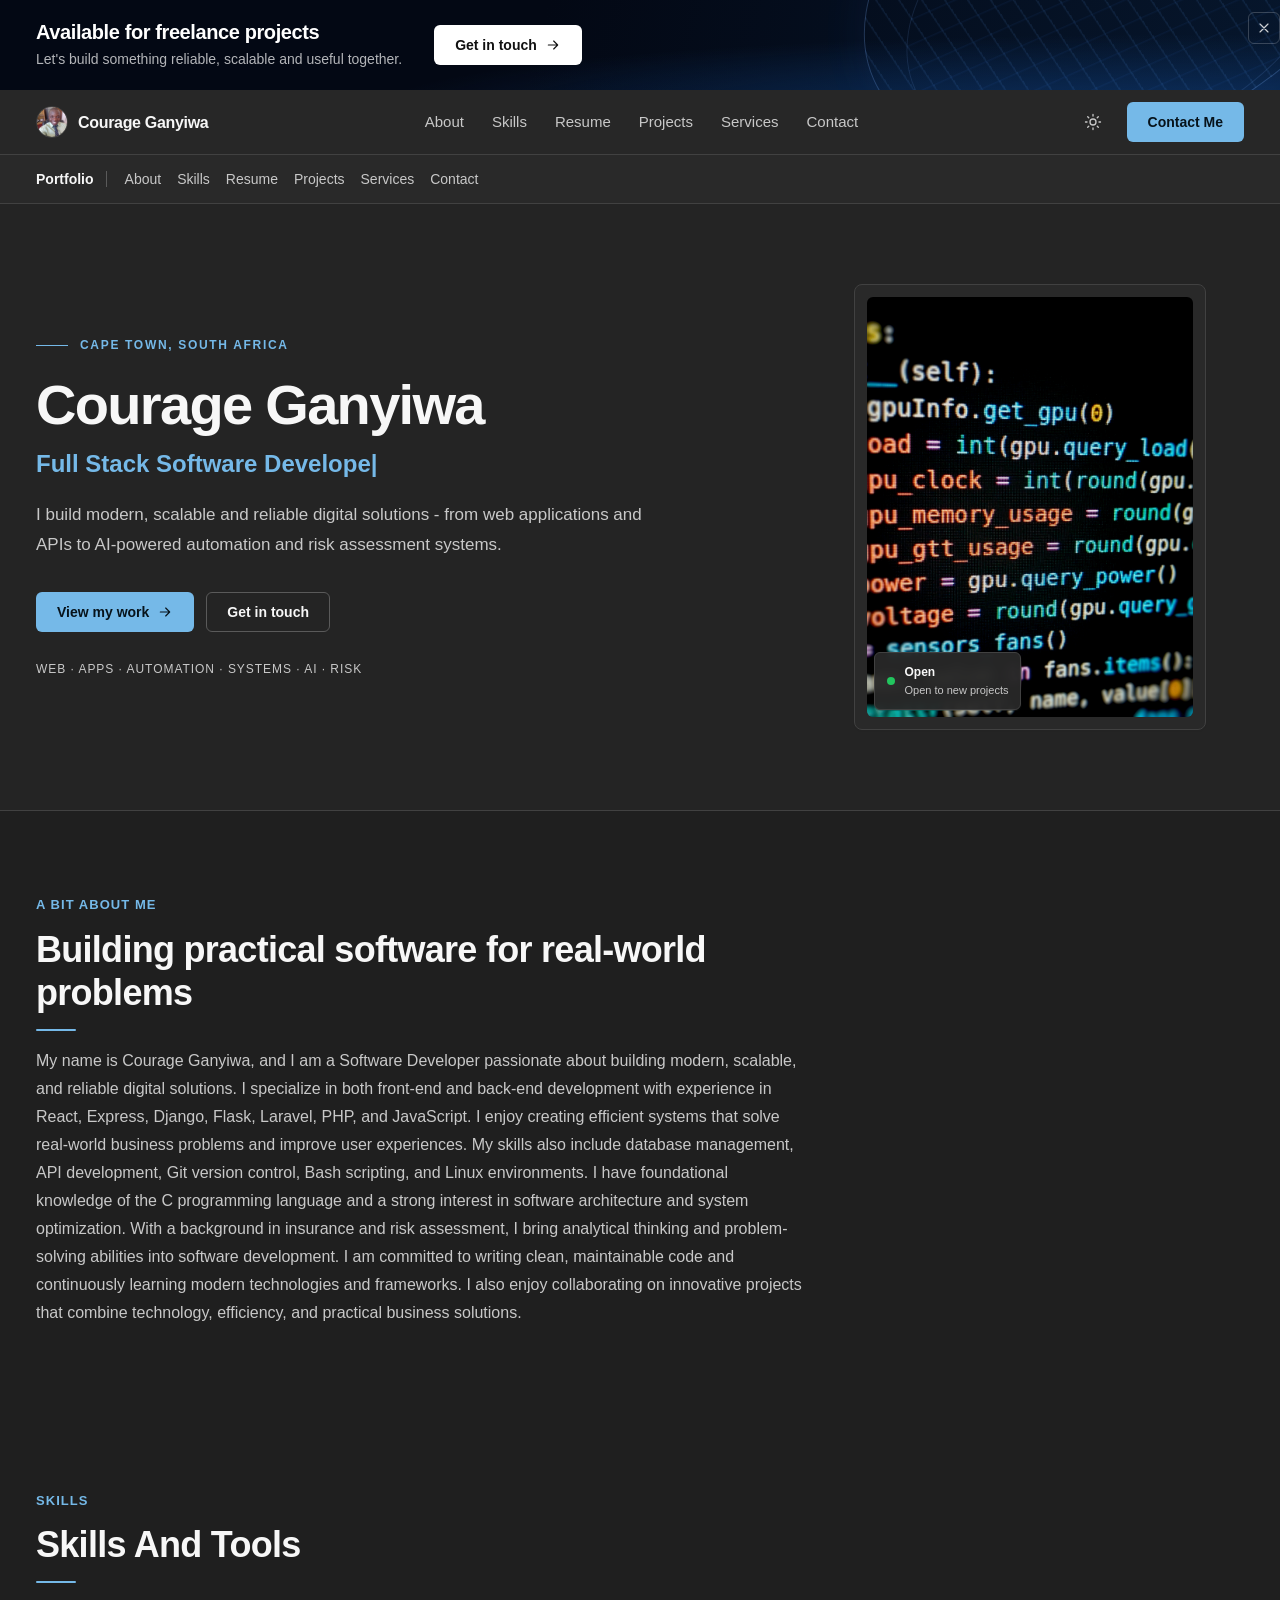
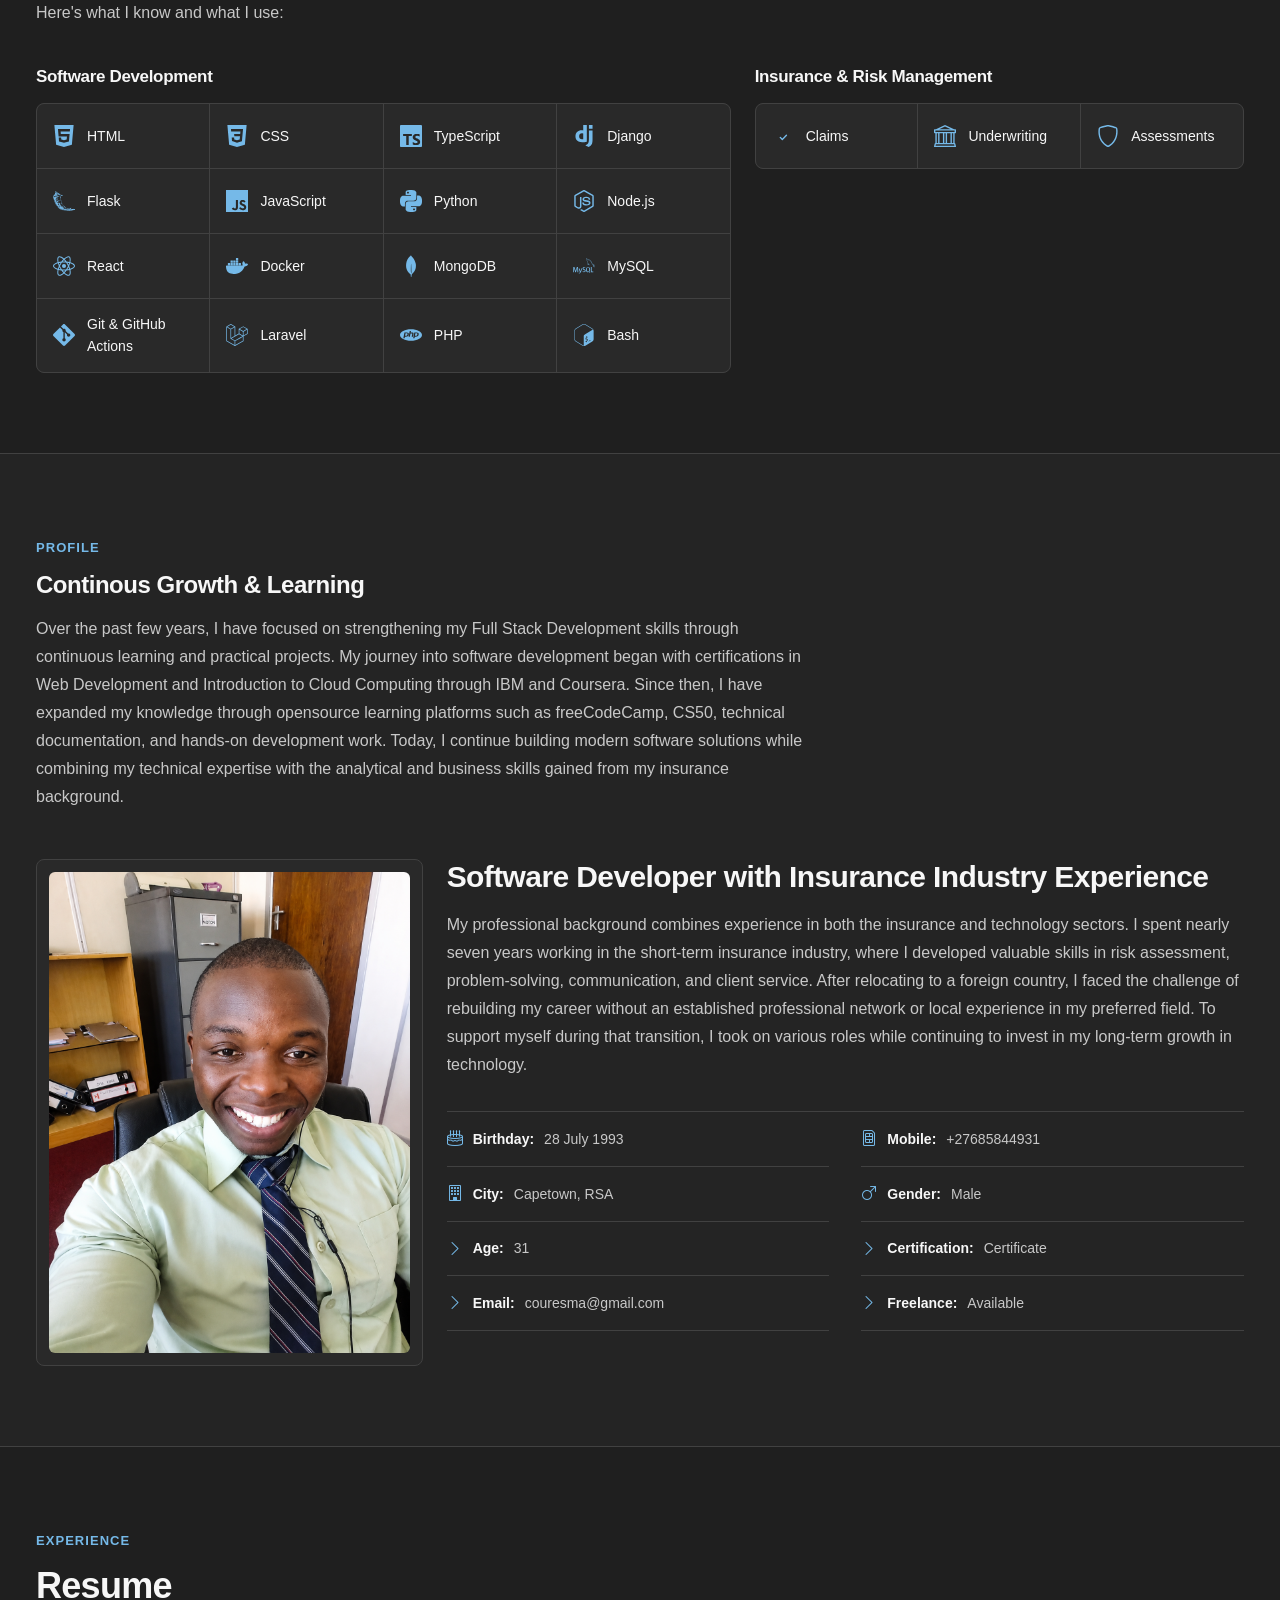
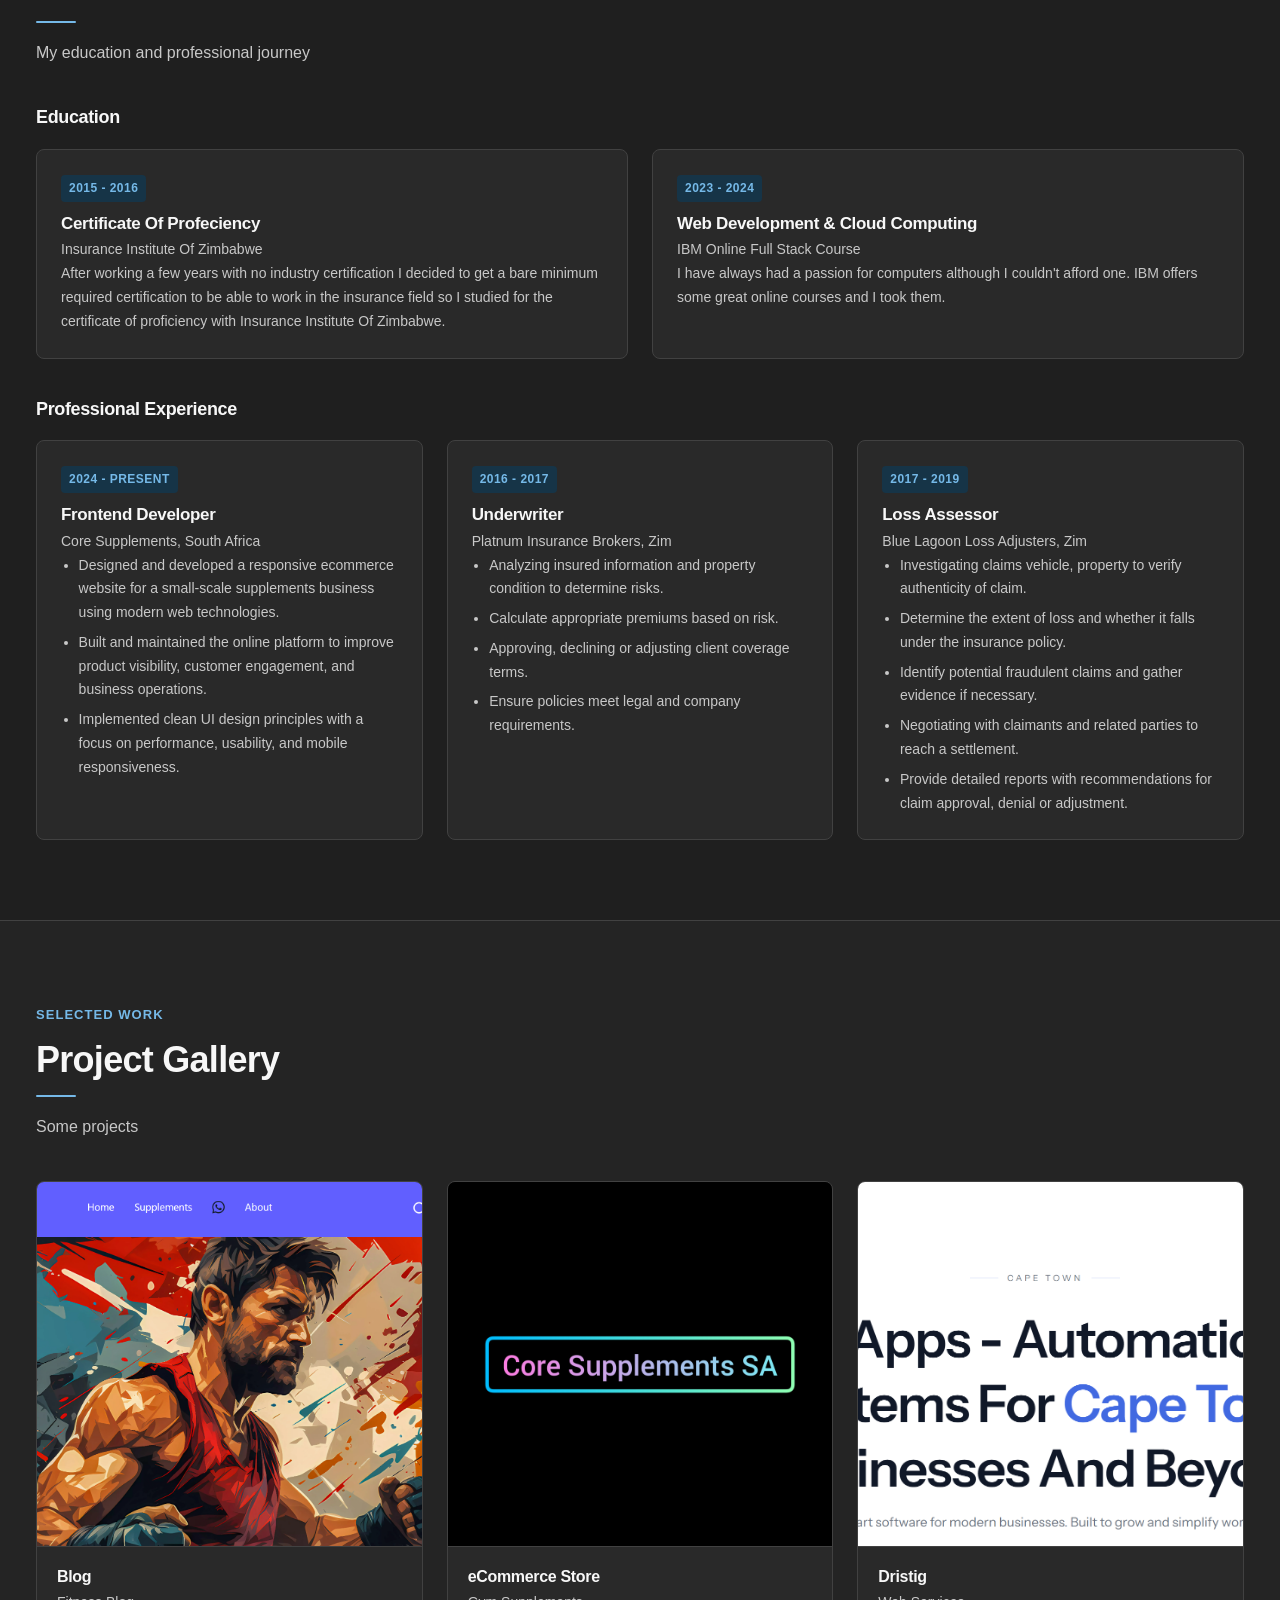
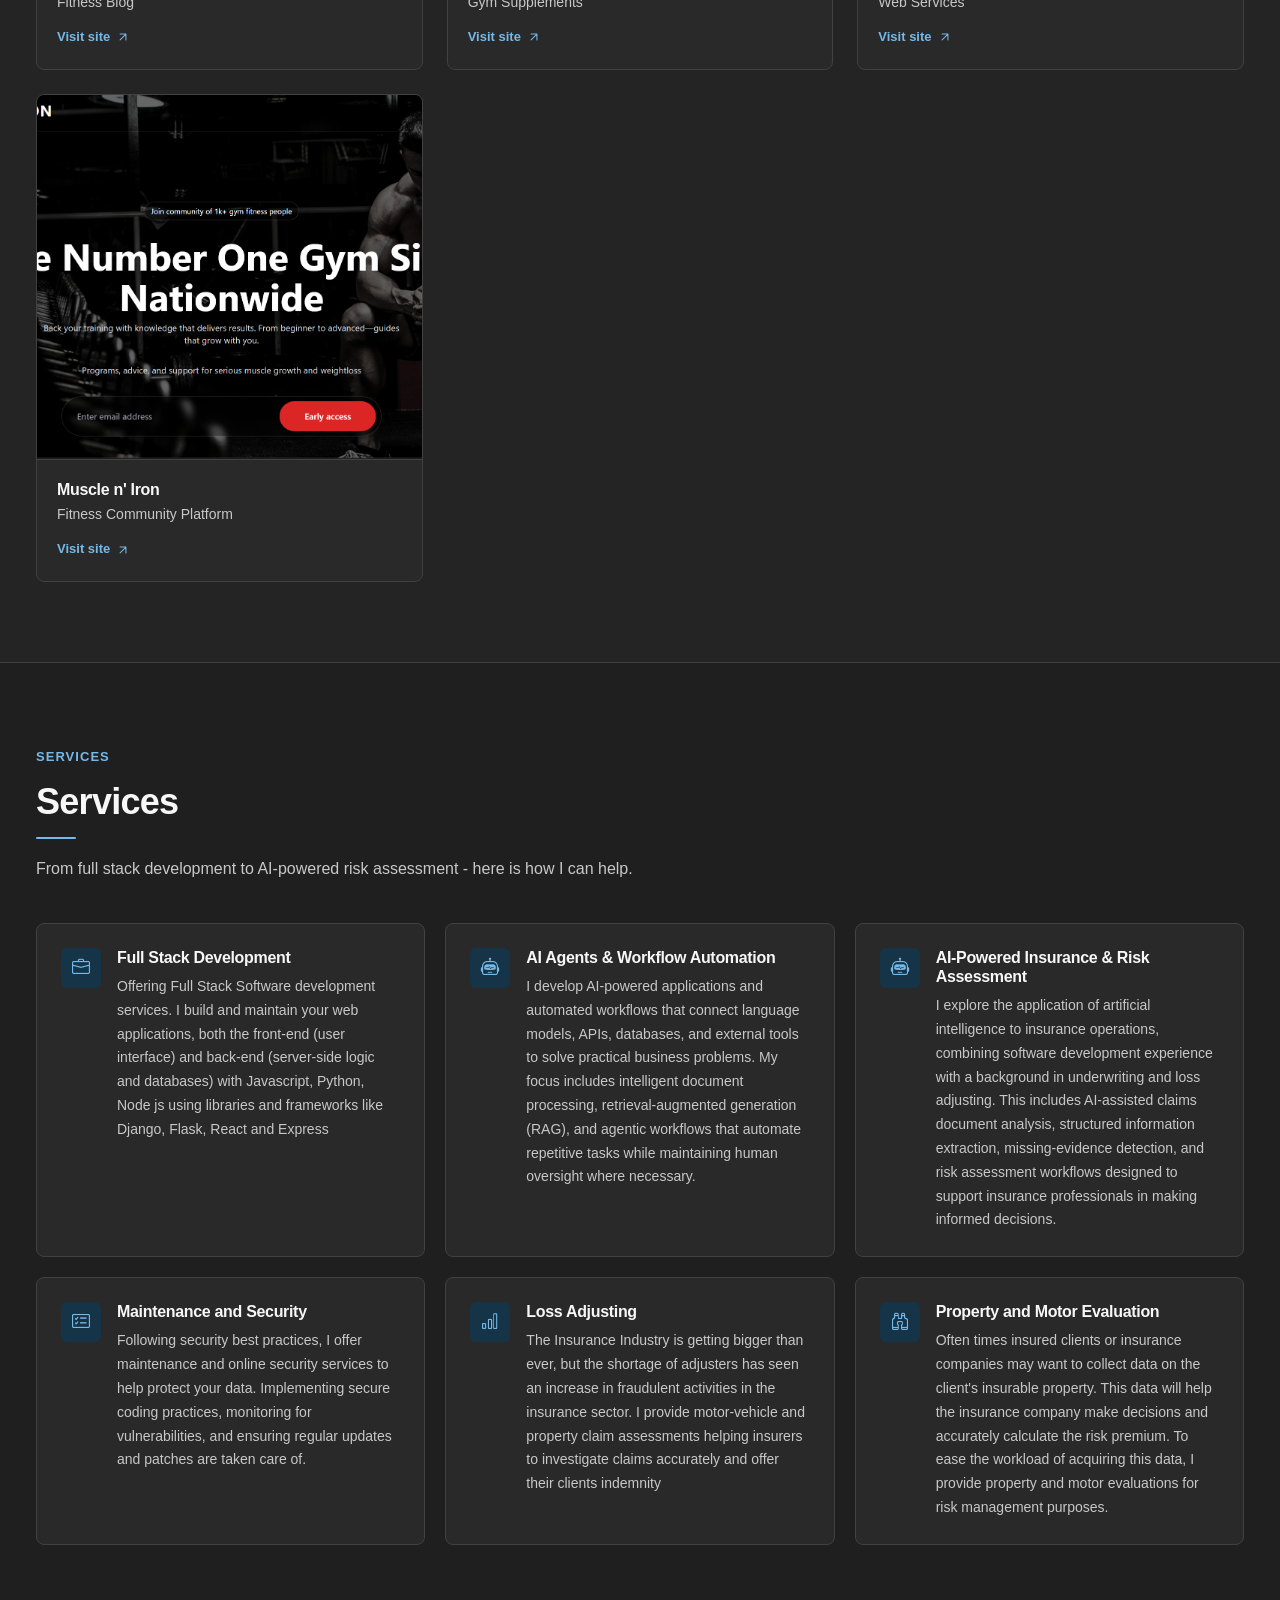
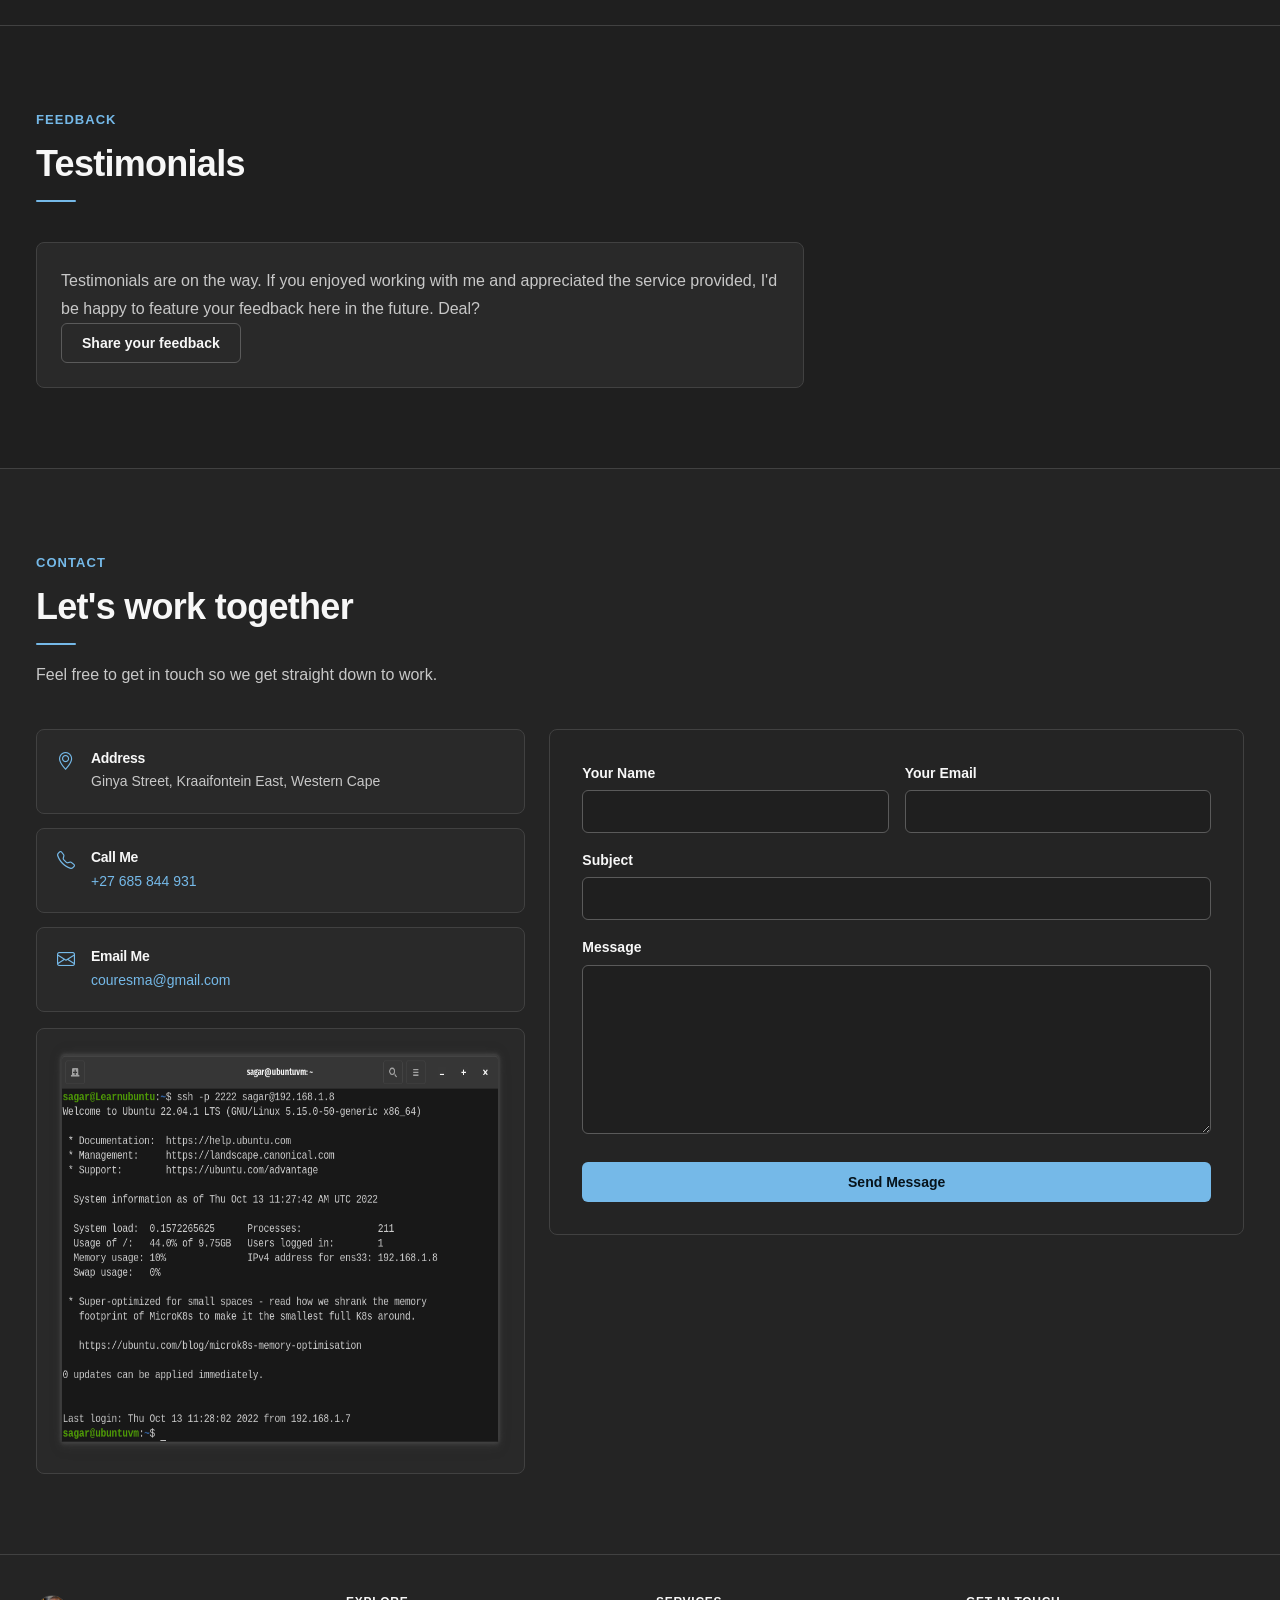
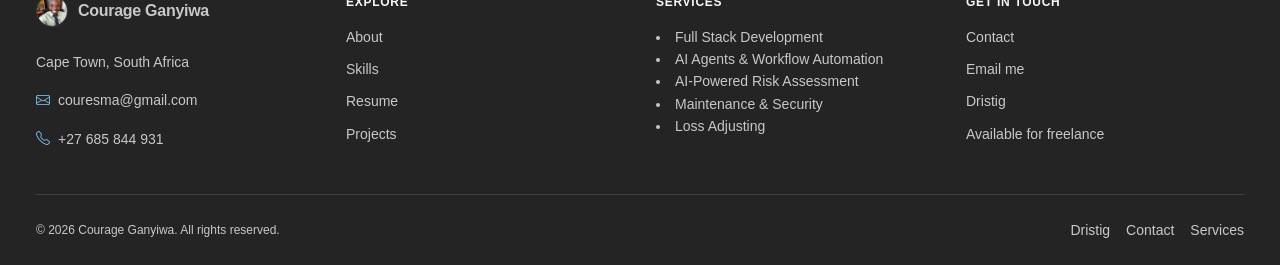
<file: index.html>
<!DOCTYPE html>
<html lang="en">
  <head>
    <meta charset="utf-8" />
    <meta content="width=device-width, initial-scale=1.0" name="viewport" />
    <title>Courage Ganyiwa | Full Stack Software Developer</title>
    <meta
      content="Portfolio of Courage Ganyiwa, a full stack software developer based in Cape Town, South Africa. Web apps, automation, AI and risk assessment systems."
      name="description"
    />
    <meta
      content="Courage Ganyiwa, full stack developer, software developer, Cape Town, web development, Laravel, React, Python, AI automation"
      name="keywords"
    />

    <link href="assets/img/dristig.png" rel="icon" />
    <link href="assets/img/dristig.png" rel="apple-touch-icon" />

    <link
      href="assets/vendor/bootstrap/css/bootstrap.min.css"
      rel="stylesheet"
    />
    <link
      href="assets/vendor/bootstrap-icons/bootstrap-icons.css"
      rel="stylesheet"
    />
    <link href="assets/vendor/aos/aos.css" rel="stylesheet" />
    <link href="assets/css/main.css" rel="stylesheet" />

    <script>
      (function () {
        try {
          var appearance = localStorage.getItem("appearance");
          if (appearance !== "light") {
            document.documentElement.classList.add("dark");
            document.documentElement.style.colorScheme = "dark";
          }

          if (sessionStorage.getItem("promo-dismissed") === "1") {
            document.documentElement.classList.add("promo-dismissed");
          }
        } catch (error) {}
      })();
    </script>
  </head>

  <body class="index-page">
    <a class="skip-link" href="#hero">Skip to content</a>

    <section class="site-promo" aria-label="Availability">
      <div class="container">
        <button
          type="button"
          class="site-promo__close"
          data-promo-dismiss
          aria-label="Dismiss announcement"
        >
          <svg
            viewBox="0 0 24 24"
            fill="none"
            stroke="currentColor"
            stroke-width="1.75"
            stroke-linecap="round"
            stroke-linejoin="round"
            aria-hidden="true"
          >
            <path d="M18 6 6 18M6 6l12 12" />
          </svg>
        </button>
        <div class="site-promo__inner">
          <div class="site-promo__content">
            <h2>Available for freelance projects</h2>
            <p>Let's build something reliable, scalable and useful together.</p>
          </div>
          <div class="site-promo__actions">
            <a href="#contact" class="btn btn-light">
              Get in touch
              <svg
                viewBox="0 0 24 24"
                fill="none"
                stroke="currentColor"
                stroke-width="1.75"
                stroke-linecap="round"
                stroke-linejoin="round"
                aria-hidden="true"
              >
                <path d="M5 12h14M13 6l6 6-6 6" />
              </svg>
            </a>
          </div>
        </div>
      </div>
    </section>

    <header class="site-header">
      <div class="container">
        <div class="site-header__inner">
          <a class="brand" href="index.html" aria-label="Courage Ganyiwa home">
            <img
              src="assets/img/profile.jpg"
              alt=""
              width="600"
              height="600"
            />
            <span>Courage Ganyiwa</span>
          </a>

          <nav class="site-nav" aria-label="Primary">
            <a href="#about">About</a>
            <a href="#skills">Skills</a>
            <a href="#resume">Resume</a>
            <a href="#portfolio">Projects</a>
            <a href="#services">Services</a>
            <a href="#contact">Contact</a>
          </nav>

          <div class="header-actions">
            <button
              type="button"
              class="icon-btn theme-toggle"
              data-theme-toggle
              aria-label="Switch to light mode"
              title="Switch to light mode"
            >
              <svg
                class="icon-moon"
                viewBox="0 0 24 24"
                fill="none"
                stroke="currentColor"
                stroke-width="1.75"
                stroke-linecap="round"
                stroke-linejoin="round"
                aria-hidden="true"
              >
                <path d="M21 12.79A9 9 0 1 1 11.21 3 7 7 0 0 0 21 12.79Z" />
              </svg>
              <svg
                class="icon-sun"
                viewBox="0 0 24 24"
                fill="none"
                stroke="currentColor"
                stroke-width="1.75"
                stroke-linecap="round"
                stroke-linejoin="round"
                aria-hidden="true"
              >
                <circle cx="12" cy="12" r="4" />
                <path
                  d="M12 2v2M12 20v2M4.93 4.93l1.41 1.41M17.66 17.66l1.41 1.41M2 12h2M20 12h2M4.93 19.07l1.41-1.41M17.66 6.34l1.41-1.41"
                />
              </svg>
            </button>
            <a href="#contact" class="btn btn-primary header-cta">Contact Me</a>
            <button
              type="button"
              class="icon-btn menu-toggle"
              data-menu-toggle
              aria-expanded="false"
              aria-controls="mobile-navigation"
              aria-label="Menu"
            >
              <svg
                class="icon-menu"
                viewBox="0 0 24 24"
                fill="none"
                stroke="currentColor"
                stroke-width="1.75"
                stroke-linecap="round"
                stroke-linejoin="round"
                aria-hidden="true"
              >
                <path d="M4 6h16M4 12h16M4 18h16" />
              </svg>
              <svg
                class="icon-close"
                viewBox="0 0 24 24"
                fill="none"
                stroke="currentColor"
                stroke-width="1.75"
                stroke-linecap="round"
                stroke-linejoin="round"
                aria-hidden="true"
              >
                <path d="M18 6 6 18M6 6l12 12" />
              </svg>
            </button>
          </div>
        </div>
      </div>

      <div class="mobile-nav" id="mobile-navigation">
        <nav class="container" aria-label="Mobile">
          <a href="#about">About</a>
          <a href="#skills">Skills</a>
          <a href="#resume">Resume</a>
          <a href="#portfolio">Projects</a>
          <a href="#services">Services</a>
          <a href="#contact">Contact</a>
          <div class="mobile-nav__actions">
            <a href="#contact" class="btn btn-primary">Hire me</a>
            <a href="service-details.html" class="btn btn-outline"
              >Service details</a
            >
          </div>
        </nav>
      </div>
    </header>

    <div class="site-subnav">
      <div class="container">
        <div class="site-subnav__inner">
          <span class="site-subnav__brand">Portfolio</span>
          <span class="site-subnav__divider" aria-hidden="true"></span>
          <nav aria-label="Section navigation">
            <a href="#about">About</a>
            <a href="#skills">Skills</a>
            <a href="#resume">Resume</a>
            <a href="#portfolio">Projects</a>
            <a href="#services">Services</a>
            <a href="#contact">Contact</a>
          </nav>
        </div>
      </div>
    </div>

    <main class="main">
      <section id="hero" class="hero">
        <div class="container">
          <div class="hero__inner">
            <div class="hero__copy" data-aos="fade-up">
              <p class="hero__eyebrow">Cape Town, South Africa</p>
              <h1>Courage Ganyiwa</h1>
              <p class="hero__role">
                <span
                  class="typed"
                  data-typed-items="Full Stack Software Developer, Freelancer, Problem Solver"
                  >Full Stack Software Developer</span
                >
              </p>
              <p class="hero__lead">
                I build modern, scalable and reliable digital solutions - from
                web applications and APIs to AI-powered automation and risk
                assessment systems.
              </p>
              <div class="hero__actions">
                <a href="#portfolio" class="btn btn-primary">
                  View my work
                  <svg
                    viewBox="0 0 24 24"
                    fill="none"
                    stroke="currentColor"
                    stroke-width="1.75"
                    stroke-linecap="round"
                    stroke-linejoin="round"
                    aria-hidden="true"
                  >
                    <path d="M5 12h14M13 6l6 6-6 6" />
                  </svg>
                </a>
                <a href="#contact" class="btn btn-outline">Get in touch</a>
              </div>
              <p class="hero__meta">
                Web &middot; Apps &middot; Automation &middot; Systems &middot;
                AI &middot; Risk
              </p>
            </div>

            <div class="hero__media" data-aos="fade-up" data-aos-delay="100">
              <div class="hero__portrait">
                <img
                  src="assets/img/coding_wallpaper.png"
                  alt="Portrait of Courage Ganyiwa"
                  width="520"
                  height="420"
                />
              </div>
              <div class="hero__badge">
                <span class="hero__badge-dot" aria-hidden="true"></span>
                <div>
                  <strong>Open</strong>
                  <span>Open to new projects</span>
                </div>
              </div>
            </div>
          </div>
        </div>
      </section>

      <section id="intro" class="section section-intro">
        <div class="container">
          <div class="section-title" data-aos="fade-up">
            <span class="eyebrow">A bit about me</span>
            <h2>Building practical software for real-world problems</h2>
            <p>
              My name is Courage Ganyiwa, and I am a Software Developer
              passionate about building modern, scalable, and reliable digital
              solutions. I specialize in both front-end and back-end development
              with experience in React, Express, Django, Flask, Laravel, PHP,
              and JavaScript. I enjoy creating efficient systems that solve
              real-world business problems and improve user experiences. My
              skills also include database management, API development, Git
              version control, Bash scripting, and Linux environments. I have
              foundational knowledge of the C programming language and a strong
              interest in software architecture and system optimization. With a
              background in insurance and risk assessment, I bring analytical
              thinking and problem-solving abilities into software development.
              I am committed to writing clean, maintainable code and
              continuously learning modern technologies and frameworks. I also
              enjoy collaborating on innovative projects that combine
              technology, efficiency, and practical business solutions.
            </p>
          </div>
        </div>
      </section>

      <!-- Skills Section -->
      <section id="skills" class="skills section">
        <div class="container section-title" data-aos="fade-up">
          <span class="eyebrow">Skills</span>
          <h2>Skills And Tools</h2>
          <p>Here's what I know and what I use:</p>
        </div>

        <div class="container" data-aos="fade-up" data-aos-delay="100">
          <div class="row g-4">
            <div class="col-lg-7">
              <div class="skills-group">
                <h3 class="skills-group-title">Software Development</h3>
                <div class="skills-grid">
                  <div class="skill-card">
                    <svg
                        class="skill-icon"
                        viewBox="0 0 24 24"
                        aria-hidden="true"
                        focusable="false"
                    >
                        <path d="M1.5 0h21l-1.91 21.563L11.977 24l-8.564-2.438L1.5 0zm7.031 9.75l-.232-2.718 10.059.003.23-2.622L5.412 4.41l.698 8.01h9.126l-.326 3.426-2.91.804-2.955-.81-.188-2.11H6.248l.33 4.171L12 19.351l5.379-1.443.744-8.157H8.531z" />
                    </svg>
                    <span>HTML</span>
                  </div>
                  <div class="skill-card">
                    <svg
                        class="skill-icon"
                        viewBox="0 0 24 24"
                        aria-hidden="true"
                        focusable="false"
                    >
                        <path d="M1.5 0h21l-1.91 21.563L11.977 24l-8.565-2.438L1.5 0zm17.09 4.413L5.41 4.41l.213 2.622 10.125.002-.255 2.716h-6.64l.24 2.573h6.182l-.366 3.523-2.91.804-2.956-.81-.188-2.11h-2.61l.29 3.855L12 19.288l5.373-1.53L18.59 4.414z" />
                    </svg>
                    <span>CSS</span>
                  </div>
                  <div class="skill-card">
                    <svg
                        class="skill-icon"
                        viewBox="0 0 24 24"
                        aria-hidden="true"
                        focusable="false"
                    >
                        <path d="M1.125 0C.502 0 0 .502 0 1.125v21.75C0 23.498.502 24 1.125 24h21.75c.623 0 1.125-.502 1.125-1.125V1.125C24 .502 23.498 0 22.875 0zm17.363 9.75c.612 0 1.154.037 1.627.111a6.38 6.38 0 0 1 1.306.34v2.458a3.95 3.95 0 0 0-.643-.361 5.093 5.093 0 0 0-.717-.26 5.453 5.453 0 0 0-1.426-.2c-.3 0-.573.028-.819.086a2.1 2.1 0 0 0-.623.242c-.17.104-.3.229-.393.374a.888.888 0 0 0-.14.49c0 .196.053.373.156.529.104.156.252.304.443.444s.423.276.696.41c.273.135.582.274.926.416.47.197.892.407 1.266.628.374.222.695.473.963.753.268.279.472.598.614.957.142.359.214.776.214 1.253 0 .657-.125 1.21-.373 1.656a3.033 3.033 0 0 1-1.012 1.085 4.38 4.38 0 0 1-1.487.596c-.566.12-1.163.18-1.79.18a9.916 9.916 0 0 1-1.84-.164 5.544 5.544 0 0 1-1.512-.493v-2.63a5.033 5.033 0 0 0 3.237 1.2c.333 0 .624-.03.872-.09.249-.06.456-.144.623-.25.166-.108.29-.234.373-.38a1.023 1.023 0 0 0-.074-1.089 2.12 2.12 0 0 0-.537-.5 5.597 5.597 0 0 0-.807-.444 27.72 27.72 0 0 0-1.007-.436c-.918-.383-1.602-.852-2.053-1.405-.45-.553-.676-1.222-.676-2.005 0-.614.123-1.141.369-1.582.246-.441.58-.804 1.004-1.089a4.494 4.494 0 0 1 1.47-.629 7.536 7.536 0 0 1 1.77-.201zm-15.113.188h9.563v2.166H9.506v9.646H6.789v-9.646H3.375z" />
                    </svg>
                    <span>TypeScript</span>
                  </div>
                  <div class="skill-card">
                    <svg
                        class="skill-icon"
                        viewBox="0 0 24 24"
                        aria-hidden="true"
                        focusable="false"
                    >
                        <path d="M11.146 0h3.924v18.166c-2.013.382-3.491.535-5.096.535-4.791 0-7.288-2.166-7.288-6.32 0-4.002 2.65-6.6 6.753-6.6.637 0 1.121.05 1.707.203zm0 9.143a3.894 3.894 0 00-1.325-.204c-1.988 0-3.134 1.223-3.134 3.365 0 2.09 1.096 3.236 3.109 3.236.433 0 .79-.025 1.35-.102V9.142zM21.314 6.06v9.098c0 3.134-.229 4.638-.917 5.937-.637 1.249-1.478 2.039-3.211 2.905l-3.644-1.733c1.733-.815 2.574-1.53 3.109-2.625.561-1.121.739-2.421.739-5.835V6.059h3.924zM17.39.021h3.924v4.026H17.39z" />
                    </svg>
                    <span>Django</span>
                  </div>
                  <div class="skill-card">
                    <svg
                        class="skill-icon"
                        viewBox="0 0 24 24"
                        aria-hidden="true"
                        focusable="false"
                    >
                        <path d="M7.172 20.36c-.914-.72-1.89-1.41-2.556-2.38-1.402-1.712-2.482-3.694-3.22-5.777-.446-1.355-.6-2.808-1.174-4.11-.602-.944.103-1.978 1.138-2.28.46-.087 1.272-.522.293-.211-.878.644-.963-.585-.063-.662.615-.082.84-.585.63-1.037-.66-.43 1.6-.903.463-1.544C1.5 1.08 4.34.835 3.64 2.285 3.473 3.4 5.624 2.08 5.125 3.368c.507.619 1.9.14 1.865 1.009.74.05.993.672 1.687.72.72.325 2.022.58 2.266 1.39-.713.566-2.364-1.165-2.443.398.215 2.31.16 4.689 1.004 6.888.4 1.332 1.37 2.38 2.244 3.418.837 1.016 1.971 1.73 3.127 2.333 1.014.478 2.107.795 3.213.994.448-.343 1.24-1.617 1.938-1.08.033.604-1.388 1.263-.067 1.196.776-.234 1.314.6 1.953-.152.588.697 2.446-.446 2.027.98-.566.364-1.392.144-1.959.646-.935-.467-1.68.418-2.715.306a19.86 19.86 0 01-3.484.29c-1.912-.15-3.865-.214-5.684-.88-1.024-.297-2.023-.881-2.924-1.464zm1.615.7c1 .432 1.978.888 3.074 1.026 1.74.24 3.537.614 5.283.274-.79-.357-1.608.14-2.395-.255-.944.203-1.957-.052-2.917-.177-1.092-.486-2.27-.82-3.291-1.452-1.277-.466.66.598 1.005.685.798.453-.877-.233-1.114-.421-.668-.375-.754-.297-.066.084.139.08.276.166.42.235zm-1.904-1.346c.97.359-.004-.682-.45-.622-.196-.341-.751-.557-.36-.74-.704.244-.737-.93-1.07-.763-.744-.235-.29-1.07-1.176-1.58-.081-.54-.882-1.008-1.138-1.822-.113-.416-.905-1.613-.418-.5.414 1.072 1.143 1.99 1.75 2.907.47.873 1.027 1.786 1.885 2.33.29.278.568.703.977.79zM4.09 16.647c.033-.146.177.317 0 0zm3.954 3.497c.215-.096-.31-.12 0 0zm.526.192c-.054-.265-.24.148 0 0zm.66.275c.312-.3-.484-.188 0 0zm1.127.63c.191-.282-.61-.107 0 0zM8.19 19.728c.487-.315-.63-.004 0 0zm.494.246c-.014-.166-.176.075 0 0zm2.47 1.542c.397.25 2.32.55 1.115.103-.2.042-2.23-.574-1.116-.103zm-3.921-3.054c-.04-.167-.616-.185 0 0zm1.15.67c.3-.21-.621-.16 0 0zm.966.593c.43-.162-.696-.163 0 0zm-2.584-1.773c.466.358 1.88.046.714-.213-.53-.283-1.727-.476-.912.17zm3.24 1.978c.193-.33-.815-.19 0 0zm-.984-.783c1.14.323-.958-.72-.281-.118l.15.068.13.05zm1.973 1.14c1.08.01-.975-.147 0 0zm-4.644-2.96c-.042-.2-.266.018 0 0zm6.47 3.985c.028-.363-.353.27 0 0zm-4.63-2.856c-.064-.191-.336-.008 0 0zm-1.738-1.254c.62-.037-.848-.273 0 0zm-2.06-1.332c-.077-.297-.674-.534 0 0zm5.407 3.435c-.114-.13-.054.028 0 0zm3.366 2.065c-.01-.197-.183.075 0 0zm-3.664-2.373c.06-.255-.528-.077 0 0zm-2.506-1.592c.46-.05-.74-.311 0 0zm4.241 2.637c.718-.285-.7-.14 0 0zM9.03 18.545c.827.106-.985-.563-.181-.06zm2.876 1.768c.773-.462.518 1.082 1.311.13.782-.57-.675.707.29.103.696-.467 1.726.22 2.376.445.468-.023.923.405 1.403.145.923-.25-1.806-.37-1.09-.81-.845.245-1.47-.294-1.885-.835-.948-.22-2.044-.703-2.517-1.542-.192-.315.28.044-.166-.47-.57-.508-.856-1.085-1.24-1.702-.457-.244-.51-.963-.557-.024.004-.593-.553-.992-.688-.826-.002-.571.595-.285.176-.707-.09-.592-.386-1.21-.475-1.877-.138-.322-.02-1.011-.473-.282-.165.77-.055-.947.202-.38.337-.58-.12-.51-.14-.43.22-.488.14-1.18-.057-.916.117-.517.185-1.902-.175-1.656.218-.54.414-2.473-.534-1.736-.384.005-1.048.14-1.363.296.986.543-.1.196-.5.11-.052.502-.45.285-.946.29.793.098-.386.81-.841.534-.59.282.51.987.012 1.205.06.328-.905-.12-.83.64-.573-.241-.078.9.209.514.975.264.686.866.71 1.437-.158.333-.784-.783-.14-.731-.507-.827-.561-.3-.984.085-.1.028 1.079.547.34.803.65.1.668.67.8 1.03.39.407.31-.45.779.04-.296-.436-1.567-1.228-.544-.974-.005-.44-.185-.793.129-.784.31-.562-.325 1.387.375.672.193-.085.24-.563.59.045.505.498.182.858-.531.403.127.433.954.587.799 1.265.165.595.395.376.596.342.158.578.247.153.255-.123.72.155.552.58.778.88.497.224-.712-1.522.142-.526.898.81.337 1.15-.47 1.02.51-.041.675.69 1.313.664.582.277.975 1.34-.027.897-.348-.313-1.58-.7-.573-.104.929.43 1.665.688 2.561 1.227.64.458.918.982 1.16 1.086-.538.257-1.623-.206-.817-.348-.503-.091-1.068-.345-.587.28.41.343 1.45.306 1.637.345-.159.348-.43.376.006.403-.486.26.156.3.201.448zm-.994-2.808c-.296-.31-.373-.89-.053-.385.164.066.525.947.053.385zm3.238 2.057c.185-.011.006.14 0 0zm-3.706-2.816c-.01-.468.107.36 0 0zm-.322-.433c-.372-.72.47.204 0 0zm-3.9-2.692c.219-.06.108.374 0 0zm3.104 1.682c.134-.504.158.424 0 0zm-2.192-1.525c-.155-.278.323.26 0 0zm1.882.604c-.352-.79.25-.432.078.13zM5.77 12.217c-.158-.26-.418-1.02-.334-1.252.076.378.804 1.627.357.518-.494-.93.59.302.702.534.05.23-.305-.063-.064.478-.44-.617-.26.34-.661-.278zm-1.003-.691c.04-.603.23.413 0 0zm.45.155c.216-.455.366.634 0 0zm-1.084-.84c-.374-.37-.644-.713.017-.23.255.01-.566-.778.06-.25.66.12.327 1.082-.077.48zm.57-.015c.217-.215.115.212 0 0zm.35.113c-.328-.617.4.258 0 0zm-.697-.667c-1.086-.966 1.365.506.177.18zm3.11 1.808c-.47-.282-.123-1.984.037-.82.457-.148-.025.6.315.594-.053.473-.206.643-.35.226zm1.15.68c.048-.513.099.35 0 0zm-.2-.198c.054-.22.007.258 0 0zM4.57 9.955c-.697-.963 2.027.973.447.244-.165-.043-.364-.06-.447-.244zm2.216 1.175c-.066-.81.147.134 0 0zm1.682 1.079c.13-.462.01.305 0 0zM4.676 9.587c.415-.088 1.718.729.52.234-.132-.148-.416-.08-.52-.234zm3.56 1.775c.044-.83.248-.495.002.118zM4.985 9.299c.169-.248-.45-1.12.089-.313.232.185.672.31.283.387.61.539-.15.146-.372-.074zm3.075 1.804c.117-.944.103.553 0 0zM4.632 8.427c.129-.055.068.172 0 0zm.802.478c.206-.434.38.483 0 0zm2.263 1.259c-.002-.167.043.242 0 0zm-.131-.29c-.314-.776.292.41 0 0zm-.193-.51c-.053-.32.18.404 0 0zm.314-.51c-.216-.38.272-1.673.326-.87-.227.625-.065.975.093.136.293-.66-.063 1.303-.42.735zm.322-1.923c.094-.115.02.139 0 0zM7.47 17.544c-.128-.111.016.07 0 0zm1.11.56c.615.16.612-.095.055-.17-.3-.28-1.246-.575-.4-.035.057.142.235.139.344.206zM6.389 16.65c.34.253 1.28.719.484.096.269-.312-.514-.478-.254-.686-.66-.404-.52-.368-.058-.356-.794-.354.114-.328.07-.51-.305-.06-1.52-.54-.804.04-.726-.37-.173.138-.392.084-.743-.202.66.565-.118.375.425.337 1.146.864.18.357-.128.183.69.46.892.6zm1.16.667c1.41.454-.691-.556 0 0zm5.94 3.598c.02-.28-.193.24 0 0zm.611.257c.325-.315.013.503.54-.077.005-.415-.017-.66-.606-.156-.162.09-.234.473.066.233zm-9.692-6.087c-.1-.393-.7-.39 0 0zm.652.428c-.242-.402-.864-.364 0 0zm3.71 2.237c.362.32 1.662.236.44.04-.182-.27-1.151-.204-.44-.04zm5.097 3.149c.558-.468-.54.208 0 0zm1.16.796c.003-.15-.24.066 0 0zm.001-.21c.617-.654-.598.039 0 0zM2.805 13.743c-.526-.75-.327-1.088-.835-1.7-.096-.47-.87-1.533-.4-.406.43.659.558 1.679 1.235 2.106zm12.03 7.534c1.135-.734-.466-.32 0 0zm.866.34c.57-.488-.36-.102 0 0zM4.215 14.255c.163-.242-.42-.031 0 0zm11.305 7.129c.551-.355-.126-.3-.1.032zm-7.47-4.71c-.02-.24-.291.02 0 0zm.46.267c-.145-.297-.224.047 0 0zm7.894 4.684c.705-.51-.428-.098-.148.096zm-.27-.13c.574-.482-.607.213 0 0zm1.38.918c.386-.258-.469-.083 0 0zM4.57 14.08c.517.116 2.066 1.274 1.152.08-.468-.138-.187-1.283-.665-1.08.32.535.264.763-.41.426-.845-.413-.474.204-.31.374-.224.052.299.196.233.2zm-2.356-1.86c.092-.383-.853-2.107-.446-.864.146.26.13.754.446.864zm4.324 2.666c-.266-.223-.013-.032 0 0zm.656.152c0-.405-.725-.164 0 0zm5.681 3.583c-.108-.278-.428-.006 0 0zm.273.199c-.04-.155-.157.03 0 0zM15.4 20.24c.216-.16-.27-.02 0 0zM3.39 12.52c.62-.24-.664-.17 0 0zm8.984 5.662c-.007-.401-.395.1 0 0zm-9.23-6.231c.399-.135-.367-.09 0 0zm1.156.56c-.007-.133-.122.05 0 0zm14.09 8.64c.512-.104 1.678.26 1.866-.136-.62-.015-2.15-.438-2.222.1l.136.023.22.013zM4.667 12.603c.009-.407-.317-.015 0 0zM1.63 10.495c-.138-.775-.525-.118 0 0zm.724.182c.009-.25-.663-.224 0 0zm.414.203c-.12-.097-.094.122 0 0zm2.605 1.67c.122-.112-.29-.083 0 0zm-2.88-2.128c-.07-.585-.84-.088 0 0zm-1.486-.964c-.02-.27-.144.102 0 0zm.22-.167c-.035-.32-.19.04 0 0zm1.22.729c.518-.203-.94-.42-.104-.04zm16.334 10.089c.33-.303-.42-.094 0 0zm1.974 1.023c.132-.392-.334.05 0 0zM2.573 9.38c.055-.38-.41.075 0 0zM.837 8.218c-.093-.535-.08-1.474.812-1.156-1.191.236.824 1.48.57.498.5.024.98-.296.716.19.987-.11 1.67-.964 2.624-.845.742-.098 1.554-.172 2.354-.471.658-.048 1.29-.756.93-1.175-.896-.076-1.835.036-2.827.233-1.098.228-2.096.662-3.205.849-1.08.145.217.4-.092.456-.564.196.672.328-.073.534-.46-.088-.94-.246-.743-.73-1.035.133-1.945.563-1.127 1.616h.06zm2.494-1.27c.243-.894 1.3.735.398.118-.108-.08-.285-.146-.398-.12zm.047-.434c.35-.26.186.146 0 0zm.445.008c.032-.411 1.018.218.163.148zm.608-.245c.222-.26.064.23 0 0zm.156-.104c.37-.444 2.095-.283.832-.043-.338-.255-.598.15-.832.043zm2.25-.347c-.055-1.214 1.119.432 0 0zm.64-.004c.233-.612.906-.245.108-.123.017.065-.024.316-.108.123zM2.322 9.067c.697-.427-.741-.37 0 0zm.515.144c.245-.26-.531-.106 0 0zm-1.52-1.08c.399-.305-.471-.116 0 0zm20.602 12.89c.012-.355-.304.16 0 0zm-2.093-1.43c.06-.408-.27.037 0 0zm2.67 1.568c.557 0 1.688-.173.475-.173-.19.03-1.109.024-.476.173zM3.29 8.959c.45-.03.706-.497-.087-.47-1.23-.127 1.084.42-.158.264-.167.11.236.237.245.207zm.398.202c-.048-.29-.14.154 0 0zm.47-1.257c.197-.243-.27-.065 0 0zm-1.5-2.508c.806-.274 1.907-.581 2.287.135-.387-.466-.156-.924.21-.243.516.689.775-.313.438-.545.383.476.819.7.257.03.61-.734-1.223.097-1.64.088-.2.09-2.071.477-1.551.535zm.472-.903c.46-.347 1.588.206.864-.345-.07-.062-1.586.418-.864.345zm1.674.069c.538.013-.231-.722.409-.39-.105-.343-.746-.407-1.06-.544-.176.314.36.938.65.934zm-1.38-1.52c.186-.252-.326.128 0 0zm.684.164c.866-.115-.22-.373-.174-.01zm-1.277-1c-.61-.796 1.146.134.527-.7-.522-.415-1.023.468-.527.7zm7.824 4.215c.28-.496-1.155-.668-.188-.175.09.03.07.21.188.175z" />
                    </svg>
                    <span>Flask</span>
                  </div>
                  <div class="skill-card">
                    <svg
                        class="skill-icon"
                        viewBox="0 0 24 24"
                        aria-hidden="true"
                        focusable="false"
                    >
                        <path d="M0 0h24v24H0V0zm22.034 18.276c-.175-1.095-.888-2.015-3.003-2.873-.736-.345-1.554-.585-1.797-1.14-.091-.33-.105-.51-.046-.705.15-.646.915-.84 1.515-.66.39.12.75.42.976.9 1.034-.676 1.034-.676 1.755-1.125-.27-.42-.404-.601-.586-.78-.63-.705-1.469-1.065-2.834-1.034l-.705.089c-.676.165-1.32.525-1.71 1.005-1.14 1.291-.811 3.541.569 4.471 1.365 1.02 3.361 1.244 3.616 2.205.24 1.17-.87 1.545-1.966 1.41-.811-.18-1.26-.586-1.755-1.336l-1.83 1.051c.21.48.45.689.81 1.109 1.74 1.756 6.09 1.666 6.871-1.004.029-.09.24-.705.074-1.65l.046.067zm-8.983-7.245h-2.248c0 1.938-.009 3.864-.009 5.805 0 1.232.063 2.363-.138 2.711-.33.689-1.18.601-1.566.48-.396-.196-.597-.466-.83-.855-.063-.105-.11-.196-.127-.196l-1.825 1.125c.305.63.75 1.172 1.324 1.517.855.51 2.004.675 3.207.405.783-.226 1.458-.691 1.811-1.411.51-.93.402-2.07.397-3.346.012-2.054 0-4.109 0-6.179l.004-.056z" />
                    </svg>
                    <span>JavaScript</span>
                  </div>
                  <div class="skill-card">
                    <svg
                        class="skill-icon"
                        viewBox="0 0 24 24"
                        aria-hidden="true"
                        focusable="false"
                    >
                        <path d="M14.25.18l.9.2.73.26.59.3.45.32.34.34.25.34.16.33.1.3.04.26.02.2-.01.13V8.5l-.05.63-.13.55-.21.46-.26.38-.3.31-.33.25-.35.19-.35.14-.33.1-.3.07-.26.04-.21.02H8.77l-.69.05-.59.14-.5.22-.41.27-.33.32-.27.35-.2.36-.15.37-.1.35-.07.32-.04.27-.02.21v3.06H3.17l-.21-.03-.28-.07-.32-.12-.35-.18-.36-.26-.36-.36-.35-.46-.32-.59-.28-.73-.21-.88-.14-1.05-.05-1.23.06-1.22.16-1.04.24-.87.32-.71.36-.57.4-.44.42-.33.42-.24.4-.16.36-.1.32-.05.24-.01h.16l.06.01h8.16v-.83H6.18l-.01-2.75-.02-.37.05-.34.11-.31.17-.28.25-.26.31-.23.38-.2.44-.18.51-.15.58-.12.64-.1.71-.06.77-.04.84-.02 1.27.05zm-6.3 1.98l-.23.33-.08.41.08.41.23.34.33.22.41.09.41-.09.33-.22.23-.34.08-.41-.08-.41-.23-.33-.33-.22-.41-.09-.41.09zm13.09 3.95l.28.06.32.12.35.18.36.27.36.35.35.47.32.59.28.73.21.88.14 1.04.05 1.23-.06 1.23-.16 1.04-.24.86-.32.71-.36.57-.4.45-.42.33-.42.24-.4.16-.36.09-.32.05-.24.02-.16-.01h-8.22v.82h5.84l.01 2.76.02.36-.05.34-.11.31-.17.29-.25.25-.31.24-.38.2-.44.17-.51.15-.58.13-.64.09-.71.07-.77.04-.84.01-1.27-.04-1.07-.14-.9-.2-.73-.25-.59-.3-.45-.33-.34-.34-.25-.34-.16-.33-.1-.3-.04-.25-.02-.2.01-.13v-5.34l.05-.64.13-.54.21-.46.26-.38.3-.32.33-.24.35-.2.35-.14.33-.1.3-.06.26-.04.21-.02.13-.01h5.84l.69-.05.59-.14.5-.21.41-.28.33-.32.27-.35.2-.36.15-.36.1-.35.07-.32.04-.28.02-.21V6.07h2.09l.14.01zm-6.47 14.25l-.23.33-.08.41.08.41.23.33.33.23.41.08.41-.08.33-.23.23-.33.08-.41-.08-.41-.23-.33-.33-.23-.41-.08-.41.08z" />
                    </svg>
                    <span>Python</span>
                  </div>
                  <div class="skill-card">
                    <svg
                        class="skill-icon"
                        viewBox="0 0 24 24"
                        aria-hidden="true"
                        focusable="false"
                    >
                        <path d="M11.998,24c-0.321,0-0.641-0.084-0.922-0.247l-2.936-1.737c-0.438-0.245-0.224-0.332-0.08-0.383 c0.585-0.203,0.703-0.25,1.328-0.604c0.065-0.037,0.151-0.023,0.218,0.017l2.256,1.339c0.082,0.045,0.197,0.045,0.272,0l8.795-5.076 c0.082-0.047,0.134-0.141,0.134-0.238V6.921c0-0.099-0.053-0.192-0.137-0.242l-8.791-5.072c-0.081-0.047-0.189-0.047-0.271,0 L3.075,6.68C2.99,6.729,2.936,6.825,2.936,6.921v10.15c0,0.097,0.054,0.189,0.139,0.235l2.409,1.392 c1.307,0.654,2.108-0.116,2.108-0.89V7.787c0-0.142,0.114-0.253,0.256-0.253h1.115c0.139,0,0.255,0.112,0.255,0.253v10.021 c0,1.745-0.95,2.745-2.604,2.745c-0.508,0-0.909,0-2.026-0.551L2.28,18.675c-0.57-0.329-0.922-0.945-0.922-1.604V6.921 c0-0.659,0.353-1.275,0.922-1.603l8.795-5.082c0.557-0.315,1.296-0.315,1.848,0l8.794,5.082c0.57,0.329,0.924,0.944,0.924,1.603 v10.15c0,0.659-0.354,1.273-0.924,1.604l-8.794,5.078C12.643,23.916,12.324,24,11.998,24z M19.099,13.993 c0-1.9-1.284-2.406-3.987-2.763c-2.731-0.361-3.009-0.548-3.009-1.187c0-0.528,0.235-1.233,2.258-1.233 c1.807,0,2.473,0.389,2.747,1.607c0.024,0.115,0.129,0.199,0.247,0.199h1.141c0.071,0,0.138-0.031,0.186-0.081 c0.048-0.054,0.074-0.123,0.067-0.196c-0.177-2.098-1.571-3.076-4.388-3.076c-2.508,0-4.004,1.058-4.004,2.833 c0,1.925,1.488,2.457,3.895,2.695c2.88,0.282,3.103,0.703,3.103,1.269c0,0.983-0.789,1.402-2.642,1.402 c-2.327,0-2.839-0.584-3.011-1.742c-0.02-0.124-0.126-0.215-0.253-0.215h-1.137c-0.141,0-0.254,0.112-0.254,0.253 c0,1.482,0.806,3.248,4.655,3.248C17.501,17.007,19.099,15.91,19.099,13.993z" />
                    </svg>
                    <span>Node.js</span>
                  </div>
                  <div class="skill-card">
                    <svg
                        class="skill-icon"
                        viewBox="0 0 24 24"
                        aria-hidden="true"
                        focusable="false"
                    >
                        <path d="M14.23 12.004a2.236 2.236 0 0 1-2.235 2.236 2.236 2.236 0 0 1-2.236-2.236 2.236 2.236 0 0 1 2.235-2.236 2.236 2.236 0 0 1 2.236 2.236zm2.648-10.69c-1.346 0-3.107.96-4.888 2.622-1.78-1.653-3.542-2.602-4.887-2.602-.41 0-.783.093-1.106.278-1.375.793-1.683 3.264-.973 6.365C1.98 8.917 0 10.42 0 12.004c0 1.59 1.99 3.097 5.043 4.03-.704 3.113-.39 5.588.988 6.38.32.187.69.275 1.102.275 1.345 0 3.107-.96 4.888-2.624 1.78 1.654 3.542 2.603 4.887 2.603.41 0 .783-.09 1.106-.275 1.374-.792 1.683-3.263.973-6.365C22.02 15.096 24 13.59 24 12.004c0-1.59-1.99-3.097-5.043-4.032.704-3.11.39-5.587-.988-6.38-.318-.184-.688-.277-1.092-.278zm-.005 1.09v.006c.225 0 .406.044.558.127.666.382.955 1.835.73 3.704-.054.46-.142.945-.25 1.44-.96-.236-2.006-.417-3.107-.534-.66-.905-1.345-1.727-2.035-2.447 1.592-1.48 3.087-2.292 4.105-2.295zm-9.77.02c1.012 0 2.514.808 4.11 2.28-.686.72-1.37 1.537-2.02 2.442-1.107.117-2.154.298-3.113.538-.112-.49-.195-.964-.254-1.42-.23-1.868.054-3.32.714-3.707.19-.09.4-.127.563-.132zm4.882 3.05c.455.468.91.992 1.36 1.564-.44-.02-.89-.034-1.345-.034-.46 0-.915.01-1.36.034.44-.572.895-1.096 1.345-1.565zM12 8.1c.74 0 1.477.034 2.202.093.406.582.802 1.203 1.183 1.86.372.64.71 1.29 1.018 1.946-.308.655-.646 1.31-1.013 1.95-.38.66-.773 1.288-1.18 1.87-.728.063-1.466.098-2.21.098-.74 0-1.477-.035-2.202-.093-.406-.582-.802-1.204-1.183-1.86-.372-.64-.71-1.29-1.018-1.946.303-.657.646-1.313 1.013-1.954.38-.66.773-1.286 1.18-1.868.728-.064 1.466-.098 2.21-.098zm-3.635.254c-.24.377-.48.763-.704 1.16-.225.39-.435.782-.635 1.174-.265-.656-.49-1.31-.676-1.947.64-.15 1.315-.283 2.015-.386zm7.26 0c.695.103 1.365.23 2.006.387-.18.632-.405 1.282-.66 1.933-.2-.39-.41-.783-.64-1.174-.225-.392-.465-.774-.705-1.146zm3.063.675c.484.15.944.317 1.375.498 1.732.74 2.852 1.708 2.852 2.476-.005.768-1.125 1.74-2.857 2.475-.42.18-.88.342-1.355.493-.28-.958-.646-1.956-1.1-2.98.45-1.017.81-2.01 1.085-2.964zm-13.395.004c.278.96.645 1.957 1.1 2.98-.45 1.017-.812 2.01-1.086 2.964-.484-.15-.944-.318-1.37-.5-1.732-.737-2.852-1.706-2.852-2.474 0-.768 1.12-1.742 2.852-2.476.42-.18.88-.342 1.356-.494zm11.678 4.28c.265.657.49 1.312.676 1.948-.64.157-1.316.29-2.016.39.24-.375.48-.762.705-1.158.225-.39.435-.788.636-1.18zm-9.945.02c.2.392.41.783.64 1.175.23.39.465.772.705 1.143-.695-.102-1.365-.23-2.006-.386.18-.63.406-1.282.66-1.933zM17.92 16.32c.112.493.2.968.254 1.423.23 1.868-.054 3.32-.714 3.708-.147.09-.338.128-.563.128-1.012 0-2.514-.807-4.11-2.28.686-.72 1.37-1.536 2.02-2.44 1.107-.118 2.154-.3 3.113-.54zm-11.83.01c.96.234 2.006.415 3.107.532.66.905 1.345 1.727 2.035 2.446-1.595 1.483-3.092 2.295-4.11 2.295-.22-.005-.406-.05-.553-.132-.666-.38-.955-1.834-.73-3.703.054-.46.142-.944.25-1.438zm4.56.64c.44.02.89.034 1.345.034.46 0 .915-.01 1.36-.034-.44.572-.895 1.095-1.345 1.565-.455-.47-.91-.993-1.36-1.565z" />
                    </svg>
                    <span>React</span>
                  </div>
                  <div class="skill-card">
                    <svg
                        class="skill-icon"
                        viewBox="0 0 24 24"
                        aria-hidden="true"
                        focusable="false"
                    >
                        <path d="M13.983 11.078h2.119a.186.186 0 00.186-.185V9.006a.186.186 0 00-.186-.186h-2.119a.185.185 0 00-.185.185v1.888c0 .102.083.185.185.185m-2.954-5.43h2.118a.186.186 0 00.186-.186V3.574a.186.186 0 00-.186-.185h-2.118a.185.185 0 00-.185.185v1.888c0 .102.082.185.185.185m0 2.716h2.118a.187.187 0 00.186-.186V6.29a.186.186 0 00-.186-.185h-2.118a.185.185 0 00-.185.185v1.887c0 .102.082.185.185.186m-2.93 0h2.12a.186.186 0 00.184-.186V6.29a.185.185 0 00-.185-.185H8.1a.185.185 0 00-.185.185v1.887c0 .102.083.185.185.186m-2.964 0h2.119a.186.186 0 00.185-.186V6.29a.185.185 0 00-.185-.185H5.136a.186.186 0 00-.186.185v1.887c0 .102.084.185.186.186m5.893 2.715h2.118a.186.186 0 00.186-.185V9.006a.186.186 0 00-.186-.186h-2.118a.185.185 0 00-.185.185v1.888c0 .102.082.185.185.185m-2.93 0h2.12a.185.185 0 00.184-.185V9.006a.185.185 0 00-.184-.186h-2.12a.185.185 0 00-.184.185v1.888c0 .102.083.185.185.185m-2.964 0h2.119a.185.185 0 00.185-.185V9.006a.185.185 0 00-.184-.186h-2.12a.186.186 0 00-.186.186v1.887c0 .102.084.185.186.185m-2.92 0h2.12a.185.185 0 00.184-.185V9.006a.185.185 0 00-.184-.186h-2.12a.185.185 0 00-.184.185v1.888c0 .102.082.185.185.185M23.763 9.89c-.065-.051-.672-.51-1.954-.51-.338.001-.676.03-1.01.087-.248-1.7-1.653-2.53-1.716-2.566l-.344-.199-.226.327c-.284.438-.49.922-.612 1.43-.23.97-.09 1.882.403 2.661-.595.332-1.55.413-1.744.42H.751a.751.751 0 00-.75.748 11.376 11.376 0 00.692 4.062c.545 1.428 1.355 2.48 2.41 3.124 1.18.723 3.1 1.137 5.275 1.137.983.003 1.963-.086 2.93-.266a12.248 12.248 0 003.823-1.389c.98-.567 1.86-1.288 2.61-2.136 1.252-1.418 1.998-2.997 2.553-4.4h.221c1.372 0 2.215-.549 2.68-1.009.309-.293.55-.65.707-1.046l.098-.288Z" />
                    </svg>
                    <span>Docker</span>
                  </div>
                  <div class="skill-card">
                    <svg
                        class="skill-icon"
                        viewBox="0 0 24 24"
                        aria-hidden="true"
                        focusable="false"
                    >
                        <path d="M17.193 9.555c-1.264-5.58-4.252-7.414-4.573-8.115-.28-.394-.53-.954-.735-1.44-.036.495-.055.685-.523 1.184-.723.566-4.438 3.682-4.74 10.02-.282 5.912 4.27 9.435 4.888 9.884l.07.05A73.49 73.49 0 0111.91 24h.481c.114-1.032.284-2.056.51-3.07.417-.296.604-.463.85-.693a11.342 11.342 0 003.639-8.464c.01-.814-.103-1.662-.197-2.218zm-5.336 8.195s0-8.291.275-8.29c.213 0 .49 10.695.49 10.695-.381-.045-.765-1.76-.765-2.405z" />
                    </svg>
                    <span>MongoDB</span>
                  </div>
                  <div class="skill-card">
                    <svg
                        class="skill-icon"
                        viewBox="0 0 24 24"
                        aria-hidden="true"
                        focusable="false"
                    >
                        <path d="M16.405 5.501c-.115 0-.193.014-.274.033v.013h.014c.054.104.146.18.214.273.054.107.1.214.154.32l.014-.015c.094-.066.14-.172.14-.333-.04-.047-.046-.094-.08-.14-.04-.067-.126-.1-.18-.153zM5.77 18.695h-.927a50.854 50.854 0 00-.27-4.41h-.008l-1.41 4.41H2.45l-1.4-4.41h-.01a72.892 72.892 0 00-.195 4.41H0c.055-1.966.192-3.81.41-5.53h1.15l1.335 4.064h.008l1.347-4.064h1.095c.242 2.015.384 3.86.428 5.53zm4.017-4.08c-.378 2.045-.876 3.533-1.492 4.46-.482.716-1.01 1.073-1.583 1.073-.153 0-.34-.046-.566-.138v-.494c.11.017.24.026.386.026.268 0 .483-.075.647-.222.197-.18.295-.382.295-.605 0-.155-.077-.47-.23-.944L6.23 14.615h.91l.727 2.36c.164.536.233.91.205 1.123.4-1.064.678-2.227.835-3.483zm12.325 4.08h-2.63v-5.53h.885v4.85h1.745zm-3.32.135l-1.016-.5c.09-.076.177-.158.255-.25.433-.506.648-1.258.648-2.253 0-1.83-.718-2.746-2.155-2.746-.704 0-1.254.232-1.65.697-.43.508-.646 1.256-.646 2.245 0 .972.19 1.686.574 2.14.35.41.877.615 1.583.615.264 0 .506-.033.725-.098l1.325.772.36-.622zM15.5 17.588c-.225-.36-.337-.94-.337-1.736 0-1.393.424-2.09 1.27-2.09.443 0 .77.167.977.5.224.362.336.936.336 1.723 0 1.404-.424 2.108-1.27 2.108-.445 0-.77-.167-.978-.5zm-1.658-.425c0 .47-.172.856-.516 1.156-.344.3-.803.45-1.384.45-.543 0-1.064-.172-1.573-.515l.237-.476c.438.22.833.328 1.19.328.332 0 .593-.073.783-.22a.754.754 0 00.3-.615c0-.33-.23-.61-.648-.845-.388-.213-1.163-.657-1.163-.657-.422-.307-.632-.636-.632-1.177 0-.45.157-.81.47-1.085.315-.278.72-.415 1.22-.415.512 0 .98.136 1.4.41l-.213.476a2.726 2.726 0 00-1.064-.23c-.283 0-.502.068-.654.206a.685.685 0 00-.248.524c0 .328.234.61.666.85.393.215 1.187.67 1.187.67.433.305.648.63.648 1.168zm9.382-5.852c-.535-.014-.95.04-1.297.188-.1.04-.26.04-.274.167.055.053.063.14.11.214.08.134.218.313.346.407.14.11.28.216.427.31.26.16.555.255.81.416.145.094.293.213.44.313.073.05.12.14.214.172v-.02c-.046-.06-.06-.147-.105-.214-.067-.067-.134-.127-.2-.193a3.223 3.223 0 00-.695-.675c-.214-.146-.682-.35-.77-.595l-.013-.014c.146-.013.32-.066.46-.106.227-.06.435-.047.67-.106.106-.027.213-.06.32-.094v-.06c-.12-.12-.21-.283-.334-.395a8.867 8.867 0 00-1.104-.823c-.21-.134-.476-.22-.697-.334-.08-.04-.214-.06-.26-.127-.12-.146-.19-.34-.275-.514a17.69 17.69 0 01-.547-1.163c-.12-.262-.193-.523-.34-.763-.69-1.137-1.437-1.826-2.586-2.5-.247-.14-.543-.2-.856-.274-.167-.008-.334-.02-.5-.027-.11-.047-.216-.174-.31-.235-.38-.24-1.364-.76-1.644-.072-.18.434.267.862.422 1.082.115.153.26.328.34.5.047.116.06.235.107.356.106.294.207.622.347.897.073.14.153.287.247.413.054.073.146.107.167.227-.094.136-.1.334-.154.5-.24.757-.146 1.693.194 2.25.107.166.362.534.703.393.3-.12.234-.5.32-.835.02-.08.007-.133.048-.187v.015c.094.188.188.367.274.555.206.328.566.668.867.895.16.12.287.328.487.402v-.02h-.015c-.043-.058-.1-.086-.154-.133a3.445 3.445 0 01-.35-.4 8.76 8.76 0 01-.747-1.218c-.11-.21-.202-.436-.29-.643-.04-.08-.04-.2-.107-.24-.1.146-.247.273-.32.453-.127.288-.14.642-.188 1.01-.027.007-.014 0-.027.014-.214-.052-.287-.274-.367-.46-.2-.475-.233-1.238-.06-1.785.047-.14.247-.582.167-.716-.042-.127-.174-.2-.247-.303a2.478 2.478 0 01-.24-.427c-.16-.374-.24-.788-.414-1.162-.08-.173-.22-.354-.334-.513-.127-.18-.267-.307-.368-.52-.033-.073-.08-.194-.027-.274.014-.054.042-.075.094-.09.088-.072.335.022.422.062.247.1.455.194.662.334.094.066.195.193.315.226h.14c.214.047.455.014.655.073.355.114.675.28.962.46a5.953 5.953 0 012.085 2.286c.08.154.115.295.188.455.14.33.313.663.455.982.14.315.275.636.476.897.1.14.502.213.682.286.133.06.34.115.46.188.23.14.454.3.67.454.11.076.443.243.463.378z" />
                    </svg>
                    <span>MySQL</span>
                  </div>
                  <div class="skill-card">
                    <svg
                        class="skill-icon"
                        viewBox="0 0 24 24"
                        aria-hidden="true"
                        focusable="false"
                    >
                        <path d="M23.546 10.93L13.067.452c-.604-.603-1.582-.603-2.188 0L8.708 2.627l2.76 2.76c.645-.215 1.379-.07 1.889.441.516.515.658 1.258.438 1.9l2.658 2.66c.645-.223 1.387-.078 1.9.435.721.72.721 1.884 0 2.604-.719.719-1.881.719-2.6 0-.539-.541-.674-1.337-.404-1.996L12.86 8.955v6.525c.176.086.342.203.488.348.713.721.713 1.883 0 2.6-.719.721-1.889.721-2.609 0-.719-.719-.719-1.879 0-2.598.182-.18.387-.316.605-.406V8.835c-.217-.091-.424-.222-.6-.401-.545-.545-.676-1.342-.396-2.009L7.636 3.7.45 10.881c-.6.605-.6 1.584 0 2.189l10.48 10.477c.604.604 1.582.604 2.186 0l10.43-10.43c.605-.603.605-1.582 0-2.187" />
                    </svg>
                    <span>Git &amp; GitHub Actions</span>
                  </div>
                  <div class="skill-card">
                    <svg
                        class="skill-icon"
                        viewBox="0 0 24 24"
                        aria-hidden="true"
                        focusable="false"
                    >
                        <path d="M23.642 5.43a.364.364 0 01.014.1v5.149c0 .135-.073.26-.189.326l-4.323 2.49v4.934a.378.378 0 01-.188.326L9.93 23.949a.316.316 0 01-.066.027c-.008.002-.016.008-.024.01a.348.348 0 01-.192 0c-.011-.002-.02-.008-.03-.012-.02-.008-.042-.014-.062-.025L.533 18.755a.376.376 0 01-.189-.326V2.974c0-.033.005-.066.014-.098.003-.012.01-.02.014-.032a.369.369 0 01.023-.058c.004-.013.015-.022.023-.033l.033-.045c.012-.01.025-.018.037-.027.014-.012.027-.024.041-.034H.53L5.043.05a.375.375 0 01.375 0L9.93 2.647h.002c.015.01.027.021.04.033l.038.027c.013.014.02.03.033.045.008.011.02.021.025.033.01.02.017.038.024.058.003.011.01.021.013.032.01.031.014.064.014.098v9.652l3.76-2.164V5.527c0-.033.004-.066.013-.098.003-.01.01-.02.013-.032a.487.487 0 01.024-.059c.007-.012.018-.02.025-.033.012-.015.021-.03.033-.043.012-.012.025-.02.037-.028.014-.01.026-.023.041-.032h.001l4.513-2.598a.375.375 0 01.375 0l4.513 2.598c.016.01.027.021.042.031.012.01.025.018.036.028.013.014.022.03.034.044.008.012.019.021.024.033.011.02.018.04.024.06.006.01.012.021.015.032zm-.74 5.032V6.179l-1.578.908-2.182 1.256v4.283zm-4.51 7.75v-4.287l-2.147 1.225-6.126 3.498v4.325zM1.093 3.624v14.588l8.273 4.761v-4.325l-4.322-2.445-.002-.003H5.04c-.014-.01-.025-.021-.04-.031-.011-.01-.024-.018-.035-.027l-.001-.002c-.013-.012-.021-.025-.031-.04-.01-.011-.021-.022-.028-.036h-.002c-.008-.014-.013-.031-.02-.047-.006-.016-.014-.027-.018-.043a.49.49 0 01-.008-.057c-.002-.014-.006-.027-.006-.041V5.789l-2.18-1.257zM5.23.81L1.47 2.974l3.76 2.164 3.758-2.164zm1.956 13.505l2.182-1.256V3.624l-1.58.91-2.182 1.255v9.435zm11.581-10.95l-3.76 2.163 3.76 2.163 3.759-2.164zm-.376 4.978L16.21 7.087 14.63 6.18v4.283l2.182 1.256 1.58.908zm-8.65 9.654l5.514-3.148 2.756-1.572-3.757-2.163-4.323 2.489-3.941 2.27z" />
                    </svg>
                    <span>Laravel</span>
                  </div>
                  <div class="skill-card">
                    <svg
                        class="skill-icon"
                        viewBox="0 0 24 24"
                        aria-hidden="true"
                        focusable="false"
                    >
                        <path d="M7.01 10.207h-.944l-.515 2.648h.838c.556 0 .97-.105 1.242-.314.272-.21.455-.559.55-1.049.092-.47.05-.802-.124-.995-.175-.193-.523-.29-1.047-.29zM12 5.688C5.373 5.688 0 8.514 0 12s5.373 6.313 12 6.313S24 15.486 24 12c0-3.486-5.373-6.312-12-6.312zm-3.26 7.451c-.261.25-.575.438-.917.551-.336.108-.765.164-1.285.164H5.357l-.327 1.681H3.652l1.23-6.326h2.65c.797 0 1.378.209 1.744.628.366.418.476 1.002.33 1.752a2.836 2.836 0 0 1-.305.847c-.143.255-.33.49-.561.703zm4.024.715l.543-2.799c.063-.318.039-.536-.068-.651-.107-.116-.336-.174-.687-.174H11.46l-.704 3.625H9.388l1.23-6.327h1.367l-.327 1.682h1.218c.767 0 1.295.134 1.586.401s.378.7.263 1.299l-.572 2.944h-1.389zm7.597-2.265a2.782 2.782 0 0 1-.305.847c-.143.255-.33.49-.561.703a2.44 2.44 0 0 1-.917.551c-.336.108-.765.164-1.286.164h-1.18l-.327 1.682h-1.378l1.23-6.326h2.649c.797 0 1.378.209 1.744.628.366.417.477 1.001.331 1.751zM17.766 10.207h-.943l-.516 2.648h.838c.557 0 .971-.105 1.242-.314.272-.21.455-.559.551-1.049.092-.47.049-.802-.125-.995s-.524-.29-1.047-.29z" />
                    </svg>
                    <span>PHP</span>
                  </div>
                  <div class="skill-card">
                    <svg
                        class="skill-icon"
                        viewBox="0 0 24 24"
                        aria-hidden="true"
                        focusable="false"
                    >
                        <path d="M21.038,4.9l-7.577-4.498C13.009,0.134,12.505,0,12,0c-0.505,0-1.009,0.134-1.462,0.403L2.961,4.9 C2.057,5.437,1.5,6.429,1.5,7.503v8.995c0,1.073,0.557,2.066,1.462,2.603l7.577,4.497C10.991,23.866,11.495,24,12,24 c0.505,0,1.009-0.134,1.461-0.402l7.577-4.497c0.904-0.537,1.462-1.529,1.462-2.603V7.503C22.5,6.429,21.943,5.437,21.038,4.9z M15.17,18.946l0.013,0.646c0.001,0.078-0.05,0.167-0.111,0.198l-0.383,0.22c-0.061,0.031-0.111-0.007-0.112-0.085L14.57,19.29 c-0.328,0.136-0.66,0.169-0.872,0.084c-0.04-0.016-0.057-0.075-0.041-0.142l0.139-0.584c0.011-0.046,0.036-0.092,0.069-0.121 c0.012-0.011,0.024-0.02,0.036-0.026c0.022-0.011,0.043-0.014,0.062-0.006c0.229,0.077,0.521,0.041,0.802-0.101 c0.357-0.181,0.596-0.545,0.592-0.907c-0.003-0.328-0.181-0.465-0.613-0.468c-0.55,0.001-1.064-0.107-1.072-0.917 c-0.007-0.667,0.34-1.361,0.889-1.8l-0.007-0.652c-0.001-0.08,0.048-0.168,0.111-0.2l0.37-0.236 c0.061-0.031,0.111,0.007,0.112,0.087l0.006,0.653c0.273-0.109,0.511-0.138,0.726-0.088c0.047,0.012,0.067,0.076,0.048,0.151 l-0.144,0.578c-0.011,0.044-0.036,0.088-0.065,0.116c-0.012,0.012-0.025,0.021-0.038,0.028c-0.019,0.01-0.038,0.013-0.057,0.009 c-0.098-0.022-0.332-0.073-0.699,0.113c-0.385,0.195-0.52,0.53-0.517,0.778c0.003,0.297,0.155,0.387,0.681,0.396 c0.7,0.012,1.003,0.318,1.01,1.023C16.105,17.747,15.736,18.491,15.17,18.946z M19.143,17.859c0,0.06-0.008,0.116-0.058,0.145 l-1.916,1.164c-0.05,0.029-0.09,0.004-0.09-0.056v-0.494c0-0.06,0.037-0.093,0.087-0.122l1.887-1.129 c0.05-0.029,0.09-0.004,0.09,0.056V17.859z M20.459,6.797l-7.168,4.427c-0.894,0.523-1.553,1.109-1.553,2.187v8.833 c0,0.645,0.26,1.063,0.66,1.184c-0.131,0.023-0.264,0.039-0.398,0.039c-0.42,0-0.833-0.114-1.197-0.33L3.226,18.64 c-0.741-0.44-1.201-1.261-1.201-2.142V7.503c0-0.881,0.46-1.702,1.201-2.142l7.577-4.498c0.363-0.216,0.777-0.33,1.197-0.33 c0.419,0,0.833,0.114,1.197,0.33l7.577,4.498c0.624,0.371,1.046,1.013,1.164,1.732C21.686,6.557,21.12,6.411,20.459,6.797z" />
                    </svg>
                    <span>Bash</span>
                  </div>
                </div>
              </div>
            </div>

            <div class="col-lg-5">
              <div class="skills-group">
                <h3 class="skills-group-title">Insurance &amp; Risk Management</h3>
                <div class="skills-grid">
                  <div class="skill-card">
                    <svg
                        class="skill-icon"
                        viewBox="0 0 16 16"
                        aria-hidden="true"
                        focusable="false"
                    >
                        <path d="M10.854 7.146a.5.5 0 0 1 0 .708l-3 3a.5.5 0 0 1-.708 0l-1.5-1.5a.5.5 0 1 1 .708-.708L7.5 9.793l2.646-2.647a.5.5 0 0 1 .708 0" />
                    </svg>
                    <span>Claims</span>
                  </div>
                  <div class="skill-card">
                    <svg
                        class="skill-icon"
                        viewBox="0 0 16 16"
                        aria-hidden="true"
                        focusable="false"
                    >
                        <path d="m8 0 6.61 3h.89a.5.5 0 0 1 .5.5v2a.5.5 0 0 1-.5.5H15v7a.5.5 0 0 1 .485.38l.5 2a.498.498 0 0 1-.485.62H.5a.498.498 0 0 1-.485-.62l.5-2A.5.5 0 0 1 1 13V6H.5a.5.5 0 0 1-.5-.5v-2A.5.5 0 0 1 .5 3h.89zM3.777 3h8.447L8 1zM2 6v7h1V6zm2 0v7h2.5V6zm3.5 0v7h1V6zm2 0v7H12V6zM13 6v7h1V6zm2-1V4H1v1zm-.39 9H1.39l-.25 1h13.72z" />
                    </svg>
                    <span>Underwriting</span>
                  </div>
                  <div class="skill-card">
                    <svg
                        class="skill-icon"
                        viewBox="0 0 16 16"
                        aria-hidden="true"
                        focusable="false"
                    >
                        <path d="M5.338 1.59a61 61 0 0 0-2.837.856.48.48 0 0 0-.328.39c-.554 4.157.726 7.19 2.253 9.188a10.7 10.7 0 0 0 2.287 2.233c.346.244.652.42.893.533q.18.085.293.118a1 1 0 0 0 .101.025 1 1 0 0 0 .1-.025q.114-.034.294-.118c.24-.113.547-.29.893-.533a10.7 10.7 0 0 0 2.287-2.233c1.527-1.997 2.807-5.031 2.253-9.188a.48.48 0 0 0-.328-.39c-.651-.213-1.75-.56-2.837-.855C9.552 1.29 8.531 1.067 8 1.067c-.53 0-1.552.223-2.662.524zM5.072.56C6.157.265 7.31 0 8 0s1.843.265 2.928.56c1.11.3 2.229.655 2.887.87a1.54 1.54 0 0 1 1.044 1.262c.596 4.477-.787 7.795-2.465 9.99a11.8 11.8 0 0 1-2.517 2.453 7 7 0 0 1-1.048.625c-.28.132-.581.24-.829.24s-.548-.108-.829-.24a7 7 0 0 1-1.048-.625 11.8 11.8 0 0 1-2.517-2.453C1.928 10.487.545 7.169 1.141 2.692A1.54 1.54 0 0 1 2.185 1.43 63 63 0 0 1 5.072.56" />
                    </svg>
                    <span>Assessments</span>
                  </div>
                </div>
              </div>
            </div>
          </div>
        </div>
      </section>
      <!-- /Skills Section -->


            <!-- About Section -->
      <section id="about" class="about section">


        <div class="container" data-aos="fade-up" data-aos-delay="100">
          <div class="about-growth">
            <span class="eyebrow">Profile</span>
            <h3 class="about-subtitle">Continous Growth &amp; Learning</h3>
            <p class="about-outro">
              Over the past few years, I have focused on strengthening my Full Stack Development skills through continuous learning and practical projects.
              My journey into software development began with certifications in Web Development and Introduction to Cloud Computing through IBM and Coursera.
              Since then, I have expanded my knowledge through opensource learning platforms such as freeCodeCamp, CS50, technical documentation, and hands-on development work.
              Today, I continue building modern software solutions while combining my technical expertise with the analytical and business skills gained from my insurance background.
            </p>
          </div>
          <div class="row gy-4 justify-content-center">
            <div class="col-lg-4">
              <div class="profile-card">
                <img
                  src="./assets/img/Smiling_Office_Selfie.png"
                  class="img-fluid"
                  alt="Courage Ganyiwa smiling in an office"
                  width="1086"
                  height="1448"
                  loading="lazy"
                />
              </div>
            </div>
            <div class="col-lg-8 content">
               <h2>Software Developer with Insurance Industry Experience</h2>
              <p class="about-intro">
My professional background combines experience in both the insurance and technology sectors.
I spent nearly seven years working in the short-term insurance industry, where I developed valuable skills in risk assessment, problem-solving, communication, and client service.
After relocating to a foreign country, I faced the challenge of rebuilding my career without an established professional network or local experience in my preferred field.
To support myself during that transition, I took on various roles while continuing to invest in my long-term growth in technology.
              </p>

              <ul class="info-grid">
                <li>
                  <i class="bi bi-cake2"></i>
                  <strong>Birthday:</strong> <span>28 July 1993</span>
                </li>
                <li>
                  <i class="bi bi-sim"></i>
                  <strong>Mobile:</strong> <span>+27685844931</span>
                </li>
                <li>
                  <i class="bi bi-building"></i>
                  <strong>City:</strong> <span>Capetown, RSA</span>
                </li>
                <li>
                  <i class="bi bi-gender-male"></i>
                  <strong>Gender:</strong> <span>Male</span>
                </li>
                <li>
                  <i class="bi bi-chevron-right"></i> <strong>Age:</strong>
                  <span>31</span>
                </li>
                <li>
                  <i class="bi bi-chevron-right"></i>
                  <strong>Certification:</strong> <span>Certificate</span>
                </li>
                <li>
                  <i class="bi bi-chevron-right"></i>
                  <strong>Email:</strong> <span>couresma@gmail.com</span>
                </li>
                <li>
                  <i class="bi bi-chevron-right"></i>
                  <strong>Freelance:</strong> <span>Available</span>
                </li>
              </ul>

            </div>
          </div>
        </div>
      </section>

      <!-- Resume Section -->
      <section id="resume" class="resume section">
        <div class="container section-title" data-aos="fade-up">
          <span class="eyebrow">Experience</span>
          <h2>Resume</h2>
          <p>My education and professional journey</p>
        </div>

        <div class="container">
          <div class="row justify-content-center">
            <div class="col-12" data-aos="fade-up" data-aos-delay="100">

              <h3 class="resume-title">Education</h3>

              <div class="row g-4">
                <div class="col-lg-6">
                  <div class="exp-card">
                    <div class="exp-card-header">
                      <span class="exp-date">2015 - 2016</span>
                      <h4>Certificate Of Profeciency</h4>
                      <p class="exp-company">Insurance Institute Of Zimbabwe</p>
                    </div>
                    <p>
                      After working a few years with no industry certification I
                      decided to get a bare minimum required certification to be
                      able to work in the insurance field so I studied for the
                      certificate of proficiency with Insurance Institute Of
                      Zimbabwe.
                    </p>
                  </div>
                </div>

                <div class="col-lg-6">
                  <div class="exp-card">
                    <div class="exp-card-header">
                      <span class="exp-date">2023 - 2024</span>
                      <h4>Web Development &amp; Cloud Computing</h4>
                      <p class="exp-company">IBM Online Full Stack Course</p>
                    </div>
                    <p>
                      I have always had a passion for computers although I couldn't
                      afford one. IBM offers some great online courses and I took
                      them.
                    </p>
                  </div>
                </div>
              </div>

              <h3 class="resume-title">Professional Experience</h3>

              <div class="row g-4">
                <div class="col-lg-4">
                  <div class="exp-card">
                    <div class="exp-card-header">
                      <span class="exp-date">2024 - Present</span>
                      <h4>Frontend Developer</h4>
                      <p class="exp-company">Core Supplements, South Africa</p>
                    </div>
                    <ul>
                      <li>Designed and developed a responsive ecommerce website for a small-scale supplements business using modern web technologies.</li>
                      <li>Built and maintained the online platform to improve product visibility, customer engagement, and business operations.</li>
                      <li>Implemented clean UI design principles with a focus on performance, usability, and mobile responsiveness.</li>
                    </ul>
                  </div>
                </div>

                <div class="col-lg-4">
                  <div class="exp-card">
                    <div class="exp-card-header">
                      <span class="exp-date">2016 - 2017</span>
                      <h4>Underwriter</h4>
                      <p class="exp-company">Platnum Insurance Brokers, Zim</p>
                    </div>
                    <ul>
                      <li>Analyzing insured information and property condition to determine risks.</li>
                      <li>Calculate appropriate premiums based on risk.</li>
                      <li>Approving, declining or adjusting client coverage terms.</li>
                      <li>Ensure policies meet legal and company requirements.</li>
                    </ul>
                  </div>
                </div>

                <div class="col-lg-4">
                  <div class="exp-card">
                    <div class="exp-card-header">
                      <span class="exp-date">2017 - 2019</span>
                      <h4>Loss Assessor</h4>
                      <p class="exp-company">Blue Lagoon Loss Adjusters, Zim</p>
                    </div>
                    <ul>
                      <li>Investigating claims vehicle, property to verify authenticity of claim.</li>
                      <li>Determine the extent of loss and whether it falls under the insurance policy.</li>
                      <li>Identify potential fraudulent claims and gather evidence if necessary.</li>
                      <li>Negotiating with claimants and related parties to reach a settlement.</li>
                      <li>Provide detailed reports with recommendations for claim approval, denial or adjustment.</li>
                    </ul>
                  </div>
                </div>
              </div>

            </div>
          </div>
        </div>
      </section>
      <!-- /Resume Section -->

      <!-- Portfolio Section -->
      <section id="portfolio" class="portfolio section">
        <div class="container section-title" data-aos="fade-up">
          <span class="eyebrow">Selected work</span>
          <h2>Project Gallery</h2>
          <p>Some projects</p>
        </div>

        <div class="container">
          <div class="row gy-4">
            <div class="col-lg-4 col-md-6">
              <a
                href="https://themuscleandironblog.vercel.app"
                target="_blank"
                rel="noopener noreferrer"
              >
                <div class="portfolio-card">
                  <img
                    src="assets/img/blog.png"
                    alt="The Muscle and Iron fitness blog"
                    width="1877"
                    height="365"
                    loading="lazy"
                  />
                  <div class="portfolio-card-info">
                    <h4>Blog</h4>
                    <p>Fitness Blog</p>
                    <span class="portfolio-card__link">
                      Visit site
                      <svg
                        viewBox="0 0 24 24"
                        fill="none"
                        stroke="currentColor"
                        stroke-width="1.75"
                        stroke-linecap="round"
                        stroke-linejoin="round"
                        aria-hidden="true"
                      >
                        <path d="M7 17 17 7M7 7h10v10" />
                      </svg>
                    </span>
                  </div>
                </div>
              </a>
            </div>

            <div class="col-lg-4 col-md-6">
              <a
                href="https://coresupplements.co.za"
                target="_blank"
                rel="noopener noreferrer"
              >
                <div class="portfolio-card">
                  <img
                    src="assets/img/InShot_20240321_090010590.jpg"
                    alt="Core Supplements eCommerce store"
                    width="365"
                    height="365"
                    loading="lazy"
                  />
                  <div class="portfolio-card-info">
                    <h4>eCommerce Store</h4>
                    <p>Gym Supplements</p>
                    <span class="portfolio-card__link">
                      Visit site
                      <svg
                        viewBox="0 0 24 24"
                        fill="none"
                        stroke="currentColor"
                        stroke-width="1.75"
                        stroke-linecap="round"
                        stroke-linejoin="round"
                        aria-hidden="true"
                      >
                        <path d="M7 17 17 7M7 7h10v10" />
                      </svg>
                    </span>
                  </div>
                </div>
              </a>
            </div>

            <div class="col-lg-4 col-md-6">
              <a
                href="https://dristig.online"
                target="_blank"
                rel="noopener noreferrer"
              >
                <div class="portfolio-card">
                  <img
                    src="assets/img/dristig_screenshot.png"
                    alt="Dristig website"
                    width="365"
                    height="365"
                    loading="lazy"
                  />
                  <div class="portfolio-card-info">
                    <h4>Dristig</h4>
                    <p>Web Services</p>
                    <span class="portfolio-card__link">
                      Visit site
                      <svg
                        viewBox="0 0 24 24"
                        fill="none"
                        stroke="currentColor"
                        stroke-width="1.75"
                        stroke-linecap="round"
                        stroke-linejoin="round"
                        aria-hidden="true"
                      >
                        <path d="M7 17 17 7M7 7h10v10" />
                      </svg>
                    </span>
                  </div>
                </div>
              </a>
            </div>

            <div class="col-lg-4 col-md-6">
              <a
                href="https://muscleandiron.gymconnection.online"
                target="_blank"
                rel="noopener noreferrer"
              >
                <div class="portfolio-card">
                  <img
                    src="assets/img/muscleandiron.png"
                    alt="Muscle n' Iron community platform"
                    width="365"
                    height="365"
                    loading="lazy"
                  />
                  <div class="portfolio-card-info">
                    <h4>Muscle n' Iron</h4>
                    <p>Fitness Community Platform</p>
                    <span class="portfolio-card__link">
                      Visit site
                      <svg
                        viewBox="0 0 24 24"
                        fill="none"
                        stroke="currentColor"
                        stroke-width="1.75"
                        stroke-linecap="round"
                        stroke-linejoin="round"
                        aria-hidden="true"
                      >
                        <path d="M7 17 17 7M7 7h10v10" />
                      </svg>
                    </span>
                  </div>
                </div>
              </a>
            </div>
          </div>
        </div>
      </section>
      <!-- /Portfolio Section -->

      <!-- Services Section -->
      <section id="services" class="services section">
        <!-- Section Title -->
        <div class="container section-title" data-aos="fade-up">
          <span class="eyebrow">Services</span>
          <h2>Services</h2>
          <p>
            From full stack development to AI-powered risk assessment - here is
            how I can help.
          </p>
        </div>
        <!-- End Section Title -->

        <div class="container">
          <div class="row g-4">
            <div
              class="col-lg-4 col-md-6 d-flex"
              data-aos="fade-up"
              data-aos-delay="100"
            >
              <div class="service-item d-flex w-100">
                <div class="icon flex-shrink-0">
                  <i class="bi bi-briefcase"></i>
                </div>
                <div>
                  <h4 class="title">
                    <a href="service-details.html" class="stretched-link"
                      >Full Stack Development</a
                    >
                  </h4>
                  <p class="description">
                    Offering Full Stack Software development services. I build and maintain your web applications, both the front-end (user interface)
                    and back-end (server-side logic and databases) with Javascript, Python, Node js using libraries and frameworks like Django, Flask, React and Express
                  </p>
                </div>
              </div>
            </div>
            <!-- End Service Item -->

            <div
              class="col-lg-4 col-md-6 d-flex"
              data-aos="fade-up"
              data-aos-delay="200"
            >
              <div class="service-item d-flex w-100">
                <div class="icon flex-shrink-0">
                  <i class="bi bi-robot"></i>
                </div>
                <div>
                  <h4 class="title">
                    <a href="service-details.html" class="stretched-link"
                      >AI Agents & Workflow Automation</a
                    >
                  </h4>
                  <p class="description">
                    I develop AI-powered applications and automated workflows that connect language models, APIs, databases, and external tools to solve practical business problems. My focus includes intelligent document processing, retrieval-augmented generation (RAG), and agentic workflows that automate repetitive tasks while maintaining human oversight where necessary.
                  </p>
                </div>
              </div>
            </div>
            <!-- End Service Item -->

            <div
              class="col-lg-4 col-md-6 d-flex"
              data-aos="fade-up"
              data-aos-delay="300"
            >
              <div class="service-item d-flex w-100">
                <div class="icon flex-shrink-0">
                  <i class="bi bi-robot"></i>
                </div>
                <div>
                  <h4 class="title">
                    <a href="service-details.html" class="stretched-link"
                      >AI-Powered Insurance & Risk Assessment</a
                    >
                  </h4>
                  <p class="description">
                    I explore the application of artificial intelligence to insurance operations, combining software development experience with a background in underwriting and loss adjusting. This includes AI-assisted claims document analysis, structured information extraction, missing-evidence detection, and risk assessment workflows designed to support insurance professionals in making informed decisions.
                  </p>
                </div>
              </div>
            </div>
            <!-- End Service Item -->

            <div
              class="col-lg-4 col-md-6 d-flex"
              data-aos="fade-up"
              data-aos-delay="100"
            >
              <div class="service-item d-flex w-100">
                <div class="icon flex-shrink-0">
                  <i class="bi bi-card-checklist"></i>
                </div>
                <div>
                  <h4 class="title">
                    <a href="service-details.html" class="stretched-link"
                      >Maintenance and Security</a
                    >
                  </h4>
                  <p class="description">
                    Following security best practices, I offer maintenance and
                    online security services to help protect your data.
                    Implementing secure coding practices, monitoring for vulnerabilities,
                    and ensuring regular updates and patches are taken care of.
                  </p>
                </div>
              </div>
            </div>
            <!-- End Service Item -->

            <div
              class="col-lg-4 col-md-6 d-flex"
              data-aos="fade-up"
              data-aos-delay="200"
            >
              <div class="service-item d-flex w-100">
                <div class="icon flex-shrink-0">
                  <i class="bi bi-bar-chart"></i>
                </div>
                <div>
                  <h4 class="title">
                    <a href="service-details.html" class="stretched-link"
                      >Loss Adjusting</a
                    >
                  </h4>
                  <p class="description">
                    The Insurance Industry is getting bigger than ever, but the
                    shortage of adjusters has seen an increase in fraudulent
                    activities in the insurance sector. I provide motor-vehicle and property 
                    claim assessments helping insurers to investigate claims accurately and 
                    offer their clients indemnity
                  </p>
                </div>
              </div>
            </div>
            <!-- End Service Item -->

            <div
              class="col-lg-4 col-md-6 d-flex"
              data-aos="fade-up"
              data-aos-delay="300"
            >
              <div class="service-item d-flex w-100">
                <div class="icon flex-shrink-0">
                  <i class="bi bi-binoculars"></i>
                </div>
                <div>
                  <h4 class="title">
                    <a href="service-details.html" class="stretched-link"
                      >Property and Motor Evaluation</a
                    >
                  </h4>
                  <p class="description">
                    Often times insured clients or insurance companies may want to
                    collect data on the client's insurable property. This data
                    will help the insurance company make decisions and
                    accurately calculate the risk premium. To ease the workload of
                    acquiring this data, I provide property and motor evaluations for
                    risk management purposes.
                  </p>
                </div>
              </div>
            </div>
            <!-- End Service Item -->
          </div>
        </div>
      </section>
      <!-- /Services Section -->

      <section id="testimonials" class="section">
        <div class="container">
          <div class="section-title" data-aos="fade-up">
            <span class="eyebrow">Feedback</span>
            <h2>Testimonials</h2>
          </div>
          <div class="quote-card" data-aos="fade-up">
            <p>
              Testimonials are on the way. If you enjoyed working with me and
              appreciated the service provided, I'd be happy to feature your
              feedback here in the future. Deal?
            </p>
            <a
              href="mailto:couresma@gmail.com?subject=Feedback%20for%20your%20portfolio"
              class="btn btn-outline"
            >
              Share your feedback
            </a>
          </div>
        </div>
      </section>

      <section id="contact" class="contact section">
        <div class="container">
          <div class="section-title" data-aos="fade-up">
            <span class="eyebrow">Contact</span>
            <h2>Let's work together</h2>
            <p>Feel free to get in touch so we get straight down to work.</p>
          </div>

          <div class="row gy-4">
            <div class="col-lg-5">
              <div class="info-wrap" data-aos="fade-up">
                <div class="info-item">
                  <i class="bi bi-geo-alt"></i>
                  <div>
                    <h3>Address</h3>
                    <p>Ginya Street, Kraaifontein East, Western Cape</p>
                  </div>
                </div>

                <div class="info-item">
                  <i class="bi bi-telephone"></i>
                  <div>
                    <h3>Call Me</h3>
                    <p><a href="tel:+27685844931">+27 685 844 931</a></p>
                  </div>
                </div>

                <div class="info-item">
                  <i class="bi bi-envelope"></i>
                  <div>
                    <h3>Email Me</h3>
                    <p>
                      <a href="mailto:couresma@gmail.com">couresma@gmail.com</a>
                    </p>
                  </div>
                </div>
              </div>

              <div
                class="contact-media"
                data-aos="fade-up"
                data-aos-delay="100"
              >
                <img
                  src="assets/img/linux_tty.png"
                  alt="Terminal window on a Linux system"
                  width="520"
                  height="420"
                  loading="lazy"
                />
              </div>
            </div>

            <div class="col-lg-7">
              <div
                class="contact-form-card"
                data-aos="fade-up"
                data-aos-delay="100"
              >
                <form
                  action="mailto:couresma@gmail.com"
                  method="post"
                  enctype="text/plain"
                  class="contact-form"
                >
                  <div class="row gy-3">
                    <div class="col-md-6">
                      <label for="name-field" class="form-label"
                        >Your Name</label
                      >
                      <input
                        type="text"
                        name="name"
                        id="name-field"
                        class="form-control"
                        required
                      />
                    </div>

                    <div class="col-md-6">
                      <label for="email-field" class="form-label"
                        >Your Email</label
                      >
                      <input
                        type="email"
                        class="form-control"
                        name="email"
                        id="email-field"
                        required
                      />
                    </div>

                    <div class="col-12">
                      <label for="subject-field" class="form-label"
                        >Subject</label
                      >
                      <input
                        type="text"
                        class="form-control"
                        name="subject"
                        id="subject-field"
                        required
                      />
                    </div>

                    <div class="col-12">
                      <label for="message-field" class="form-label"
                        >Message</label
                      >
                      <textarea
                        class="form-control"
                        name="message"
                        rows="7"
                        id="message-field"
                        required
                      ></textarea>
                    </div>

                    <div class="col-12">
                      <div class="form-status" aria-live="polite">
                        <div class="loading">Loading</div>
                        <div class="error-message"></div>
                        <div class="sent-message">
                          Thanks! Your email app should open with the message
                          ready to send.
                        </div>
                      </div>

                      <button type="submit" class="btn btn-primary btn-block">
                        Send Message
                      </button>
                    </div>
                  </div>
                </form>
              </div>
            </div>
          </div>
        </div>
      </section>
    </main>

    <footer class="site-footer">
      <div class="container">
        <div class="site-footer__grid">
          <div class="site-footer__brand">
            <a class="brand" href="index.html">
              <img
              src="assets/img/Smiling_Office_Selfie.png"
              alt=""
              width="600"
              height="600"
            />
              <span>Courage Ganyiwa</span>
            </a>
            <p>Cape Town, South Africa</p>
            <p class="site-footer__contact">
              <i class="bi bi-envelope"></i>
              <a href="mailto:couresma@gmail.com">couresma@gmail.com</a>
            </p>
            <p class="site-footer__contact">
              <i class="bi bi-telephone"></i>
              <a href="tel:+27685844931">+27 685 844 931</a>
            </p>
          </div>

          <div>
            <h2>Explore</h2>
            <ul>
              <li><a href="#about">About</a></li>
              <li><a href="#skills">Skills</a></li>
              <li><a href="#resume">Resume</a></li>
              <li><a href="#portfolio">Projects</a></li>
            </ul>
          </div>

          <div>
            <h2>Services</h2>
            <ul">
              <li><a href="service-details.html">Full Stack Development</a></li>
              <li>
                <a href="service-details.html"
                  >AI Agents &amp; Workflow Automation</a
                >
              </li>
              <li>
                <a href="service-details.html"
                  >AI-Powered Risk Assessment</a
                >
              </li>
              <li>
                <a href="service-details.html">Maintenance &amp; Security</a>
              </li>
              <li><a href="service-details.html">Loss Adjusting</a></li>
            </ul>
          </div>

          <div>
            <h2>Get in touch</h2>
            <ul>
              <li><a href="#contact">Contact</a></li>
              <li><a href="mailto:couresma@gmail.com">Email me</a></li>
              <li><a href="https://dristig.online">Dristig</a></li>
              <li>Available for freelance</li>
            </ul>
          </div>
        </div>

        <div class="site-footer__bottom">
          <p>
            &copy; <span id="year">2026</span> Courage Ganyiwa. All rights
            reserved.
          </p>
          <div class="site-footer__bottom-links">
            <a href="https://dristig.online">Dristig</a>
            <a href="#contact">Contact</a>
            <a href="service-details.html">Services</a>
          </div>
        </div>
      </div>
    </footer>

    <a href="#" class="scroll-top" aria-label="Back to top">
      <i class="bi bi-arrow-up-short"></i>
    </a>

    <script src="assets/vendor/aos/aos.js"></script>
    <script src="assets/vendor/typed.js/typed.umd.js"></script>
    <script src="assets/js/main.js"></script>
  </body>
</html>
</file>
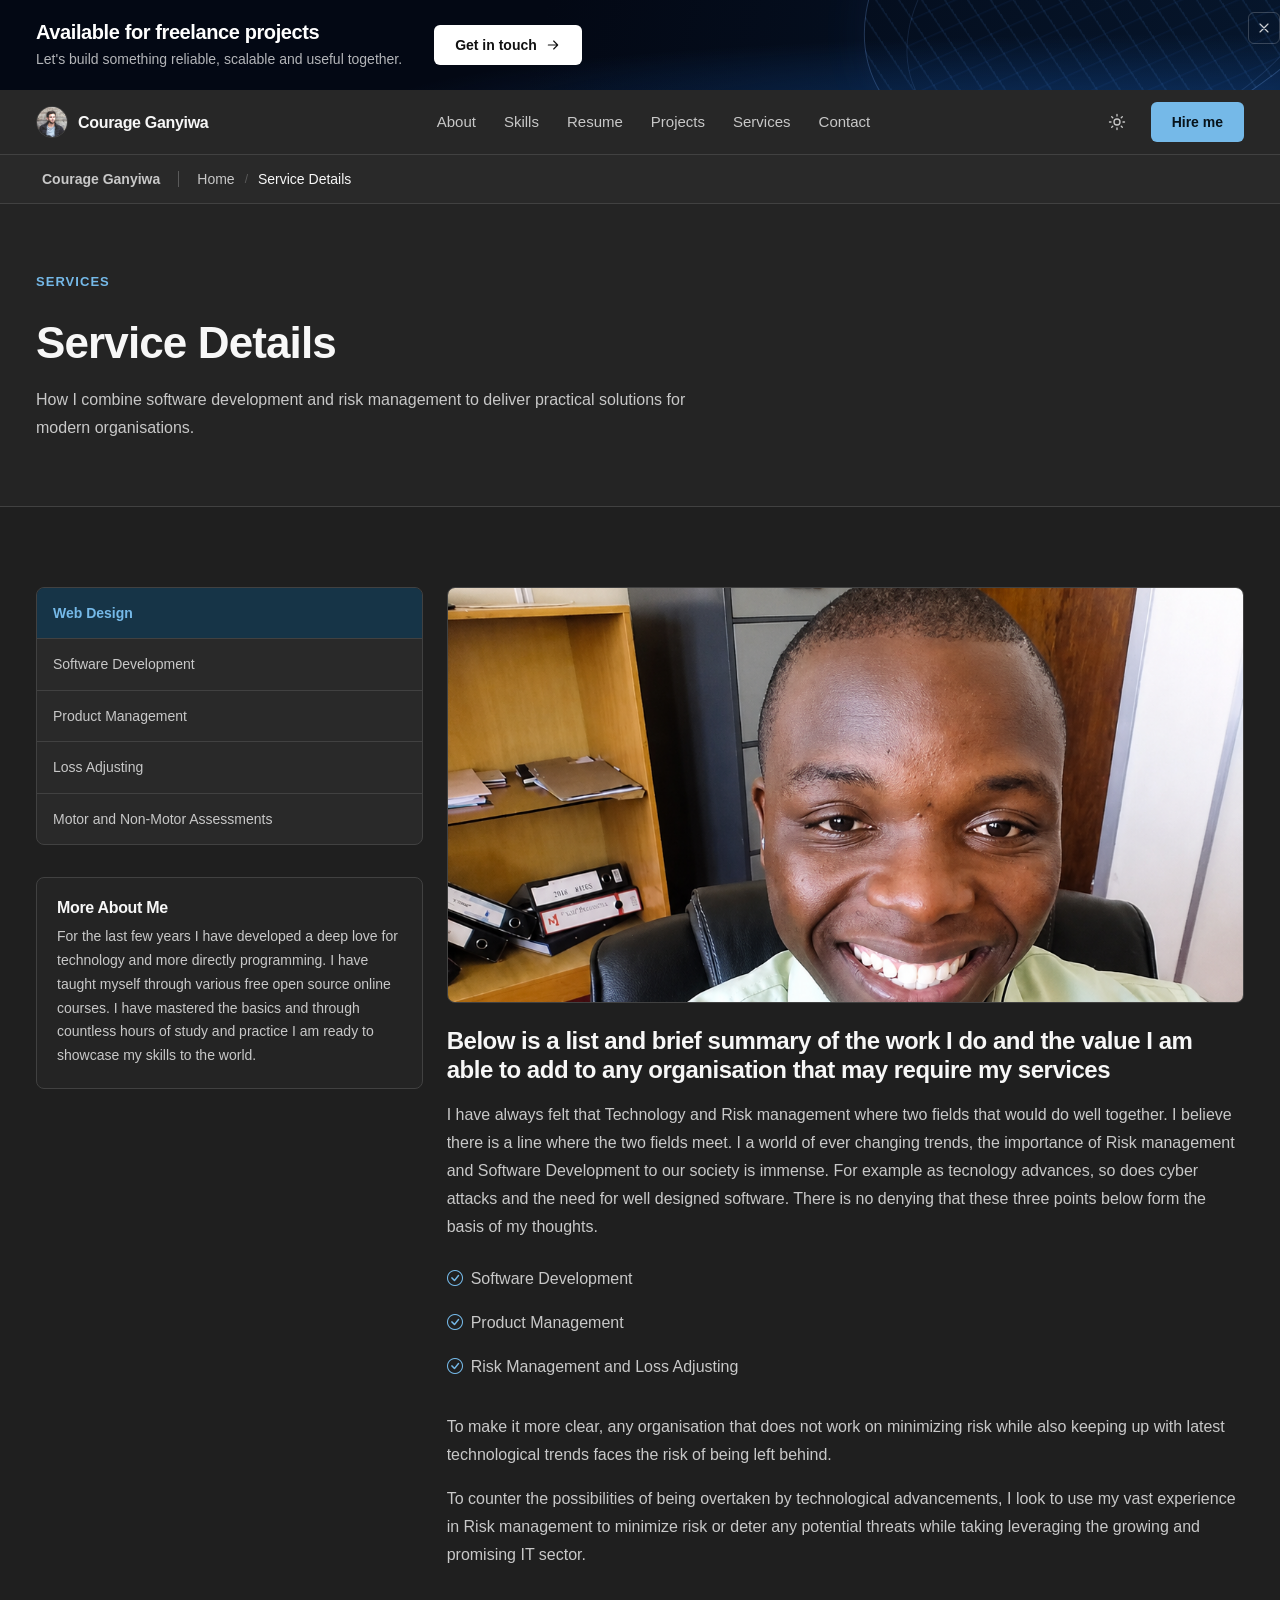
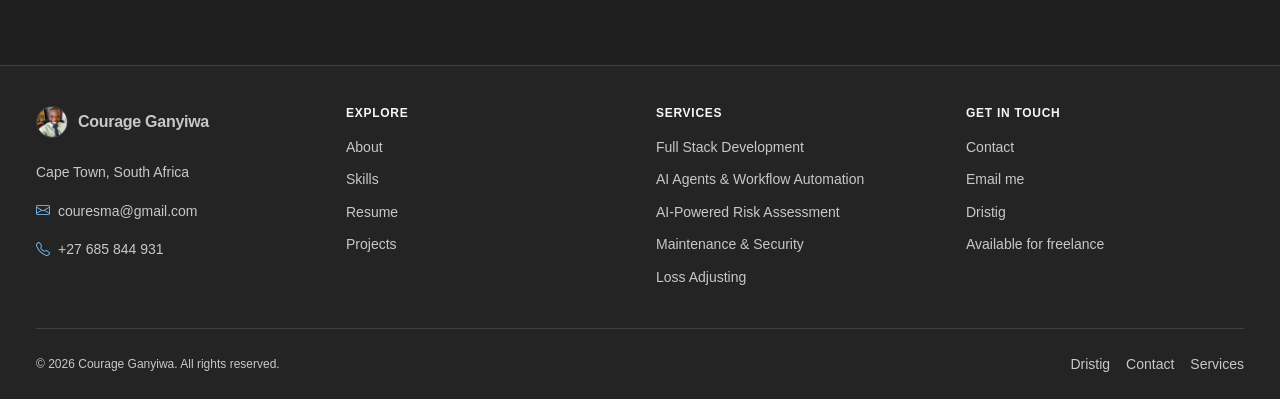
<file: service-details.html>
<!DOCTYPE html>
<html lang="en">
  <head>
    <meta charset="utf-8" />
    <meta content="width=device-width, initial-scale=1.0" name="viewport" />
    <title>Service Details | Courage Ganyiwa</title>
    <meta
      content="Service details for Courage Ganyiwa - full stack development, AI automation, risk assessment, maintenance and loss adjusting."
      name="description"
    />
    <meta
      content="Courage Ganyiwa, software development, AI automation, risk assessment, loss adjusting, Cape Town"
      name="keywords"
    />

    <link href="assets/img/dristig.png" rel="icon" />
    <link href="assets/img/dristig.png" rel="apple-touch-icon" />

    <link
      href="assets/vendor/bootstrap/css/bootstrap.min.css"
      rel="stylesheet"
    />
    <link
      href="assets/vendor/bootstrap-icons/bootstrap-icons.css"
      rel="stylesheet"
    />
    <link href="assets/vendor/aos/aos.css" rel="stylesheet" />
    <link href="assets/css/main.css" rel="stylesheet" />

    <script>
      (function () {
        try {
          var appearance = localStorage.getItem("appearance");
          if (appearance !== "light") {
            document.documentElement.classList.add("dark");
            document.documentElement.style.colorScheme = "dark";
          }

          if (sessionStorage.getItem("promo-dismissed") === "1") {
            document.documentElement.classList.add("promo-dismissed");
          }
        } catch (error) {}
      })();
    </script>
  </head>

  <body class="service-details-page">
    <a class="skip-link" href="#service-details">Skip to content</a>

    <section class="site-promo" aria-label="Availability">
      <div class="container">
        <button
          type="button"
          class="site-promo__close"
          data-promo-dismiss
          aria-label="Dismiss announcement"
        >
          <svg
            viewBox="0 0 24 24"
            fill="none"
            stroke="currentColor"
            stroke-width="1.75"
            stroke-linecap="round"
            stroke-linejoin="round"
            aria-hidden="true"
          >
            <path d="M18 6 6 18M6 6l12 12" />
          </svg>
        </button>
        <div class="site-promo__inner">
          <div class="site-promo__content">
            <h2>Available for freelance projects</h2>
            <p>Let's build something reliable, scalable and useful together.</p>
          </div>
          <div class="site-promo__actions">
            <a href="index.html#contact" class="btn btn-light">
              Get in touch
              <svg
                viewBox="0 0 24 24"
                fill="none"
                stroke="currentColor"
                stroke-width="1.75"
                stroke-linecap="round"
                stroke-linejoin="round"
                aria-hidden="true"
              >
                <path d="M5 12h14M13 6l6 6-6 6" />
              </svg>
            </a>
          </div>
        </div>
      </div>
    </section>

    <header class="site-header">
      <div class="container">
        <div class="site-header__inner">
          <a class="brand" href="index.html" aria-label="Courage Ganyiwa home">
            <img
              src="assets/img/my-profile-img.jpg"
              alt=""
              width="600"
              height="600"
            />
            <span>Courage Ganyiwa</span>
          </a>

          <nav class="site-nav" aria-label="Primary">
            <a href="index.html#about">About</a>
            <a href="index.html#skills">Skills</a>
            <a href="index.html#resume">Resume</a>
            <a href="index.html#portfolio">Projects</a>
            <a href="index.html#services">Services</a>
            <a href="index.html#contact">Contact</a>
          </nav>

          <div class="header-actions">
            <button
              type="button"
              class="icon-btn theme-toggle"
              data-theme-toggle
              aria-label="Switch to light mode"
              title="Switch to light mode"
            >
              <svg
                class="icon-moon"
                viewBox="0 0 24 24"
                fill="none"
                stroke="currentColor"
                stroke-width="1.75"
                stroke-linecap="round"
                stroke-linejoin="round"
                aria-hidden="true"
              >
                <path d="M21 12.79A9 9 0 1 1 11.21 3 7 7 0 0 0 21 12.79Z" />
              </svg>
              <svg
                class="icon-sun"
                viewBox="0 0 24 24"
                fill="none"
                stroke="currentColor"
                stroke-width="1.75"
                stroke-linecap="round"
                stroke-linejoin="round"
                aria-hidden="true"
              >
                <circle cx="12" cy="12" r="4" />
                <path
                  d="M12 2v2M12 20v2M4.93 4.93l1.41 1.41M17.66 17.66l1.41 1.41M2 12h2M20 12h2M4.93 19.07l1.41-1.41M17.66 6.34l1.41-1.41"
                />
              </svg>
            </button>
            <a href="index.html#contact" class="btn btn-primary header-cta"
              >Hire me</a
            >
            <button
              type="button"
              class="icon-btn menu-toggle"
              data-menu-toggle
              aria-expanded="false"
              aria-controls="mobile-navigation"
              aria-label="Menu"
            >
              <svg
                class="icon-menu"
                viewBox="0 0 24 24"
                fill="none"
                stroke="currentColor"
                stroke-width="1.75"
                stroke-linecap="round"
                stroke-linejoin="round"
                aria-hidden="true"
              >
                <path d="M4 6h16M4 12h16M4 18h16" />
              </svg>
              <svg
                class="icon-close"
                viewBox="0 0 24 24"
                fill="none"
                stroke="currentColor"
                stroke-width="1.75"
                stroke-linecap="round"
                stroke-linejoin="round"
                aria-hidden="true"
              >
                <path d="M18 6 6 18M6 6l12 12" />
              </svg>
            </button>
          </div>
        </div>
      </div>

      <div class="mobile-nav" id="mobile-navigation">
        <nav class="container" aria-label="Mobile">
          <a href="index.html#about">About</a>
          <a href="index.html#skills">Skills</a>
          <a href="index.html#resume">Resume</a>
          <a href="index.html#portfolio">Projects</a>
          <a href="index.html#services">Services</a>
          <a href="index.html#contact">Contact</a>
          <div class="mobile-nav__actions">
            <a href="index.html#contact" class="btn btn-primary">Hire me</a>
            <a href="index.html" class="btn btn-outline">Back to portfolio</a>
          </div>
        </nav>
      </div>
    </header>

    <div class="site-subnav">
      <div class="container">
        <div class="site-subnav__inner">
          <a class="site-subnav__brand" href="index.html">Courage Ganyiwa</a>
          <span class="site-subnav__divider" aria-hidden="true"></span>
          <nav aria-label="Breadcrumb">
            <a href="index.html">Home</a>
            <span class="sep" aria-hidden="true">/</span>
            <span class="current">Service Details</span>
          </nav>
        </div>
      </div>
    </div>

    <main class="main">
      <section class="page-hero">
        <div class="container">
          <span class="eyebrow">Services</span>
          <h1>Service Details</h1>
          <p>
            How I combine software development and risk management to deliver
            practical solutions for modern organisations.
          </p>
        </div>
      </section>

      <section id="service-details" class="service-details section">
        <div class="container">
          <div class="row gy-4">
            <div class="col-lg-4" data-aos="fade-up">
              <div class="services-list">
                <a href="#" class="active">Web Design</a>
                <a href="#">Software Development</a>
                <a href="#">Product Management</a>
                <a href="#">Loss Adjusting</a>
                <a href="#">Motor and Non-Motor Assessments</a>
              </div>

              <div class="more-about">
                <h4>More About Me</h4>
                <p>
                  For the last few years I have developed a deep love for
                  technology and more directly programming. I have taught
                  myself through various free open source online courses. I
                  have mastered the basics and through countless hours of study
                  and practice I am ready to showcase my skills to the world.
                </p>
              </div>
            </div>

            <div
              class="col-lg-8 service-details-content"
              data-aos="fade-up"
              data-aos-delay="100"
            >
              <img
                src="assets/img/Smiling_Office_Selfie.png"
                alt="Courage Ganyiwa smiling in an office"
                width="1086"
                height="1448"
                loading="lazy"
              />

              <h3>
                Below is a list and brief summary of the work I do and the value
                I am able to add to any organisation that may require my
                services
              </h3>

              <p>
                I have always felt that Technology and Risk management where two
                fields that would do well together. I believe there is a line
                where the two fields meet. I a world of ever changing trends,
                the importance of Risk management and Software Development to
                our society is immense. For example as tecnology advances, so
                does cyber attacks and the need for well designed software.
                There is no denying that these three points below form the basis
                of my thoughts.
              </p>

              <ul>
                <li>
                  <i class="bi bi-check-circle"></i>
                  <span>Software Development</span>
                </li>
                <li>
                  <i class="bi bi-check-circle"></i>
                  <span>Product Management</span>
                </li>
                <li>
                  <i class="bi bi-check-circle"></i>
                  <span>Risk Management and Loss Adjusting</span>
                </li>
              </ul>

              <p>
                To make it more clear, any organisation that does not work on
                minimizing risk while also keeping up with latest technological
                trends faces the risk of being left behind.
              </p>

              <p>
                To counter the possibilities of being overtaken by technological
                advancements, I look to use my vast experience in Risk
                management to minimize risk or deter any potential threats while
                taking leveraging the growing and promising IT sector.
              </p>
            </div>
          </div>
        </div>
      </section>
    </main>

    <footer class="site-footer">
      <div class="container">
        <div class="site-footer__grid">
          <div class="site-footer__brand">
            <a class="brand" href="index.html">
              <img
              src="assets/img/Smiling_Office_Selfie.png"
              alt=""
              width="600"
              height="600"
            />
              <span>Courage Ganyiwa</span>
            </a>
            <p>Cape Town, South Africa</p>
            <p class="site-footer__contact">
              <i class="bi bi-envelope"></i>
              <a href="mailto:couresma@gmail.com">couresma@gmail.com</a>
            </p>
            <p class="site-footer__contact">
              <i class="bi bi-telephone"></i>
              <a href="tel:+27685844931">+27 685 844 931</a>
            </p>
          </div>

          <div>
            <h2>Explore</h2>
            <ul>
              <li><a href="index.html#about">About</a></li>
              <li><a href="index.html#skills">Skills</a></li>
              <li><a href="index.html#resume">Resume</a></li>
              <li><a href="index.html#portfolio">Projects</a></li>
            </ul>
          </div>

          <div>
            <h2>Services</h2>
            <ul>
              <li><a href="service-details.html">Full Stack Development</a></li>
              <li>
                <a href="service-details.html"
                  >AI Agents &amp; Workflow Automation</a
                >
              </li>
              <li>
                <a href="service-details.html"
                  >AI-Powered Risk Assessment</a
                >
              </li>
              <li>
                <a href="service-details.html">Maintenance &amp; Security</a>
              </li>
              <li><a href="service-details.html">Loss Adjusting</a></li>
            </ul>
          </div>

          <div>
            <h2>Get in touch</h2>
            <ul>
              <li><a href="index.html#contact">Contact</a></li>
              <li><a href="mailto:couresma@gmail.com">Email me</a></li>
              <li><a href="https://dristig.online">Dristig</a></li>
              <li>Available for freelance</li>
            </ul>
          </div>
        </div>

        <div class="site-footer__bottom">
          <p>
            &copy; <span id="year">2026</span> Courage Ganyiwa. All rights
            reserved.
          </p>
          <div class="site-footer__bottom-links">
            <a href="https://dristig.online">Dristig</a>
            <a href="index.html#contact">Contact</a>
            <a href="index.html#services">Services</a>
          </div>
        </div>
      </div>
    </footer>

    <a href="#" class="scroll-top" aria-label="Back to top">
      <i class="bi bi-arrow-up-short"></i>
    </a>

    <script src="assets/vendor/aos/aos.js"></script>
    <script src="assets/js/main.js"></script>
  </body>
</html>
</file>
<file: assets/css/main.css>
:root {
  --brand: #0b6a9e;
  --brand-hover: #08547e;
  --brand-strong: #4169e1;
  --brand-strong-hover: #3457cc;
  --brand-soft: #e6f2fa;
  --on-brand: #ffffff;
  --ink: #1f1f1f;
  --ink-subtle: #525252;
  --line: #d9d9d9;
  --line-strong: #b8b8b8;
  --surface: #f7f7f7;
  --surface-raised: #ffffff;
  --surface-muted: #efefef;
  --surface-warm: #f3f3f3;
  --radius: 0.625rem;
  --shadow-sm: 0 1px 2px rgb(0 0 0 / 4%);
  --font-sans:
    "Segoe UI", "Segoe UI Variable Text", -apple-system, BlinkMacSystemFont,
    "Helvetica Neue", Helvetica, Arial, sans-serif;
  --font-display:
    "Segoe UI", "Segoe UI Variable Display", -apple-system, BlinkMacSystemFont,
    "Helvetica Neue", Helvetica, Arial, sans-serif;
}

html.dark {
  --brand: #75b9e8;
  --brand-hover: #9ccdf0;
  --brand-strong: #4169e1;
  --brand-strong-hover: #3457cc;
  --brand-soft: #163447;
  --on-brand: #07131b;
  --ink: #f7f7f7;
  --ink-subtle: #c8c8c8;
  --line: #414141;
  --line-strong: #5a5a5a;
  --surface: #1f1f1f;
  --surface-raised: #292929;
  --surface-muted: #292929;
  --surface-warm: #242424;
}

*,
*::before,
*::after {
  box-sizing: border-box;
}

html {
  scroll-behavior: smooth;
  scroll-padding-top: 4.5rem;
  color-scheme: light;
}

html.dark {
  color-scheme: dark;
}

body {
  margin: 0;
  background-color: var(--surface);
  color: var(--ink);
  font-family: var(--font-sans);
  font-size: 1rem;
  line-height: 1.6;
  -webkit-font-smoothing: antialiased;
  transition:
    background-color 0.2s ease,
    color 0.2s ease;
}

body.index-page,
body.service-details-page {
  padding: 0;
}

img,
svg {
  display: block;
  max-width: 100%;
}

a {
  color: var(--brand);
  text-decoration: none;
}

a:hover {
  color: var(--brand-hover);
}

p {
  margin: 0 0 1rem;
}

h1,
h2,
h3,
h4,
h5,
h6 {
  margin: 0;
  color: var(--ink);
  font-family: var(--font-display);
  font-weight: 600;
  line-height: 1.2;
  letter-spacing: -0.02em;
}

ul,
ol {
  margin-top: 0;
}

::selection {
  background-color: var(--brand-soft);
  color: var(--ink);
}

:focus-visible {
  outline: 2px solid var(--brand);
  outline-offset: 2px;
}

.container {
  width: 100%;
  max-width: 1360px;
  margin-inline: auto;
  padding-inline: 1.25rem;
}

@media (min-width: 640px) {
  .container {
    padding-inline: 1.75rem;
  }
}

@media (min-width: 1024px) {
  .container {
    padding-inline: 2.25rem;
  }
}

.section {
  padding-block: 3.5rem;
}

@media (min-width: 768px) {
  .section {
    padding-block: 5rem;
  }
}

.main {
  margin: 0;
  padding: 0;
}

.eyebrow {
  display: inline-block;
  margin-bottom: 0.75rem;
  color: var(--brand);
  font-size: 0.8125rem;
  font-weight: 600;
  letter-spacing: 0.08em;
  text-transform: uppercase;
}

.section-title {
  margin-bottom: 2.5rem;
}

.section-title > h2,
.section-title > p {
  max-width: 48rem;
}

.section-title h2 {
  font-size: clamp(1.875rem, 3vw, 2.25rem);
}

.section-title h2::after {
  display: block;
  width: 2.5rem;
  height: 2px;
  margin-top: 0.875rem;
  border-radius: 999px;
  background-color: var(--brand);
  content: "";
}

.section-title p {
  margin-top: 1rem;
  margin-bottom: 0;
  color: var(--ink-subtle);
  font-size: 1rem;
  line-height: 1.75;
}

.section-title p:empty {
  display: none;
}

.skip-link {
  position: absolute;
  top: -100%;
  left: 1rem;
  z-index: 100;
  padding: 0.5rem 0.75rem;
  border-radius: 0.375rem;
  background-color: var(--brand);
  color: var(--on-brand);
  font-size: 0.875rem;
  font-weight: 600;
}

.skip-link:focus {
  top: 0.5rem;
}

.btn {
  display: inline-flex;
  height: 2.5rem;
  align-items: center;
  justify-content: center;
  gap: 0.5rem;
  padding-inline: 1.25rem;
  border: 1px solid transparent;
  border-radius: 0.375rem;
  font-family: inherit;
  font-size: 0.875rem;
  font-weight: 600;
  line-height: 1;
  white-space: nowrap;
  cursor: pointer;
  transition:
    background-color 0.2s ease,
    border-color 0.2s ease,
    color 0.2s ease;
}

.btn svg {
  width: 1rem;
  height: 1rem;
}

.btn-primary {
  background-color: var(--brand);
  color: var(--on-brand);
}

.btn-primary:hover,
.btn-primary:focus-visible {
  background-color: var(--brand-hover);
  color: var(--on-brand);
}

.btn-outline {
  border-color: var(--line-strong);
  background-color: transparent;
  color: var(--ink);
}

.btn-outline:hover,
.btn-outline:focus-visible {
  border-color: var(--brand);
  color: var(--brand);
}

.btn-ghost {
  background-color: transparent;
  color: var(--brand);
}

.btn-ghost:hover,
.btn-ghost:focus-visible {
  background-color: var(--brand-soft);
  color: var(--brand);
}

.btn-light {
  background-color: #ffffff;
  color: #111111;
}

.btn-light:hover,
.btn-light:focus-visible {
  background-color: rgb(255 255 255 / 90%);
  color: #111111;
}

.btn-block {
  width: 100%;
}

.icon-btn {
  display: inline-flex;
  width: 2.25rem;
  height: 2.25rem;
  align-items: center;
  justify-content: center;
  border: 1px solid transparent;
  border-radius: 0.375rem;
  background-color: transparent;
  color: var(--ink-subtle);
  cursor: pointer;
  transition:
    background-color 0.2s ease,
    color 0.2s ease,
    border-color 0.2s ease;
}

.icon-btn:hover,
.icon-btn:focus-visible {
  background-color: color-mix(in srgb, var(--ink) 6%, transparent);
  color: var(--brand);
}

.icon-btn svg {
  width: 1.125rem;
  height: 1.125rem;
}

.theme-toggle .icon-sun {
  display: none;
}

html.dark .theme-toggle .icon-sun {
  display: block;
}

html.dark .theme-toggle .icon-moon {
  display: none;
}

.menu-toggle .icon-close {
  display: none;
}

.menu-toggle[aria-expanded="true"] .icon-close {
  display: block;
}

.menu-toggle[aria-expanded="true"] .icon-menu {
  display: none;
}

html.promo-dismissed .site-promo {
  display: none;
}

.site-promo {
  position: relative;
  overflow: hidden;
  background:
    radial-gradient(ellipse at 92% 120%, #0c2f5e 0%, transparent 48%),
    linear-gradient(105deg, #030814 42%, #06162c 100%);
  color: #ffffff;
}

.site-promo::before,
.site-promo::after {
  position: absolute;
  border-radius: 50%;
  content: "";
  pointer-events: none;
  transform: rotate(-24deg);
}

.site-promo::before {
  top: -200px;
  right: -110px;
  width: 540px;
  height: 340px;
  border: 1px solid rgb(126 177 255 / 32%);
  background: repeating-linear-gradient(
    80deg,
    transparent 0 17px,
    rgb(96 165 250 / 14%) 18px 19px
  );
  box-shadow: 0 0 55px rgb(59 130 246 / 10%);
  opacity: 0.8;
}

.site-promo::after {
  top: -145px;
  right: -65px;
  width: 450px;
  height: 285px;
  border: 1px solid rgb(126 177 255 / 20%);
  background: repeating-linear-gradient(
    0deg,
    transparent 0 21px,
    rgb(59 130 246 / 10%) 22px 23px
  );
  opacity: 0.65;
}

.site-promo .container {
  position: relative;
  z-index: 1;
}

.site-promo__inner {
  display: flex;
  flex-direction: column;
  gap: 1rem;
  padding-block: 1.25rem;
  padding-right: 2.5rem;
}

@media (min-width: 640px) {
  .site-promo__inner {
    flex-direction: row;
    align-items: center;
    gap: 2rem;
  }
}

.site-promo h2 {
  color: #ffffff;
  font-size: 1.25rem;
  letter-spacing: -0.02em;
}

.site-promo p {
  margin: 0.25rem 0 0;
  color: rgb(255 255 255 / 70%);
  font-size: 0.875rem;
}

.site-promo__actions {
  flex-shrink: 0;
}

.site-promo__close {
  position: absolute;
  top: 0.75rem;
  right: 0;
  display: inline-flex;
  width: 2rem;
  height: 2rem;
  align-items: center;
  justify-content: center;
  border: 1px solid rgb(255 255 255 / 20%);
  border-radius: 0.375rem;
  background-color: transparent;
  color: rgb(255 255 255 / 80%);
  cursor: pointer;
  transition:
    background-color 0.2s ease,
    color 0.2s ease;
}

.site-promo__close:hover {
  background-color: rgb(255 255 255 / 10%);
  color: #ffffff;
}

.site-promo__close svg {
  width: 1rem;
  height: 1rem;
}

.site-header {
  position: sticky;
  top: 0;
  z-index: 50;
  border-bottom: 1px solid var(--line);
  background-color: color-mix(in srgb, var(--surface-raised) 95%, transparent);
  backdrop-filter: blur(10px);
}

.site-header__inner {
  display: flex;
  min-height: 4rem;
  align-items: center;
  justify-content: space-between;
  gap: 1rem;
}

.brand {
  display: inline-flex;
  align-items: center;
  gap: 0.625rem;
  color: var(--ink);
  font-weight: 600;
  letter-spacing: -0.02em;
}

.brand:hover {
  color: var(--brand);
}

.brand img {
  width: 2rem;
  height: 2rem;
  flex-shrink: 0;
  border: 1px solid var(--line);
  border-radius: 50%;
  object-fit: cover;
}

.brand span {
  font-size: 1rem;
}

.site-nav {
  display: none;
  align-items: center;
  gap: 1.75rem;
}

@media (min-width: 1024px) {
  .site-nav {
    display: flex;
  }
}

.site-nav a {
  color: var(--ink-subtle);
  font-size: 0.9375rem;
  transition: color 0.2s ease;
}

.site-nav a:hover,
.site-nav a.active,
.site-nav a[aria-current="page"] {
  color: var(--brand);
}

.header-actions {
  display: flex;
  align-items: center;
  gap: 0.5rem;
}

@media (min-width: 1024px) {
  .header-actions {
    gap: 1rem;
  }
}

.header-cta {
  display: none;
}

@media (min-width: 640px) {
  .header-cta {
    display: inline-flex;
  }
}

.menu-toggle {
  display: inline-flex;
}

@media (min-width: 1024px) {
  .menu-toggle {
    display: none;
  }
}

.mobile-nav {
  display: none;
  border-top: 1px solid var(--line);
  background-color: var(--surface-raised);
}

.mobile-nav.open {
  display: block;
}

.mobile-nav nav {
  display: flex;
  flex-direction: column;
  padding-block: 0.5rem;
}

.mobile-nav a {
  padding-block: 0.875rem;
  border-bottom: 1px solid var(--line);
  color: var(--ink);
  font-size: 0.9375rem;
}

.mobile-nav a:last-child {
  border-bottom: 0;
}

.mobile-nav a:hover {
  color: var(--brand);
}

.mobile-nav__actions {
  display: flex;
  flex-wrap: wrap;
  gap: 0.75rem;
  padding-block: 1rem;
}

.site-subnav {
  border-bottom: 1px solid var(--line);
  background-color: var(--surface-raised);
}

.site-subnav__inner {
  display: flex;
  min-height: 3rem;
  align-items: center;
  gap: 0.75rem;
  overflow-x: auto;
  scrollbar-width: none;
}

.site-subnav__inner::-webkit-scrollbar {
  display: none;
}

.site-subnav__brand {
  flex-shrink: 0;
  color: var(--ink);
  font-size: 0.875rem;
  font-weight: 600;
  white-space: nowrap;
}

.site-subnav__divider {
  width: 1px;
  height: 1rem;
  flex-shrink: 0;
  background-color: var(--line-strong);
}

.site-subnav nav {
  display: flex;
  align-items: center;
  gap: 0.25rem;
}

.site-subnav a,
.site-subnav .current {
  padding: 0.25rem 0.375rem;
  border-radius: 0.25rem;
  color: var(--ink-subtle);
  font-size: 0.875rem;
  white-space: nowrap;
}

.site-subnav a:hover {
  background-color: color-mix(in srgb, var(--ink) 5%, transparent);
  color: var(--brand);
}

.site-subnav .current {
  color: var(--ink);
}

.site-subnav .sep {
  color: var(--line-strong);
  font-size: 0.75rem;
}

.hero {
  border-bottom: 1px solid var(--line);
  background-color: var(--surface-warm);
}

.hero__inner {
  display: grid;
  gap: 2.5rem;
  padding-block: 3.5rem;
}

@media (min-width: 1024px) {
  .hero__inner {
    grid-template-columns: minmax(0, 1.25fr) minmax(0, 0.75fr);
    align-items: center;
    gap: 4rem;
    padding-block: 5rem;
  }
}

.hero__eyebrow {
  display: flex;
  align-items: center;
  gap: 0.75rem;
  color: var(--brand);
  font-size: 0.75rem;
  font-weight: 600;
  letter-spacing: 0.14em;
  text-transform: uppercase;
}

.hero__eyebrow::before {
  width: 2rem;
  height: 1px;
  background-color: var(--brand);
  content: "";
}

.hero h1 {
  margin-top: 1.25rem;
  font-size: clamp(2.25rem, 5vw, 3.5rem);
  line-height: 1.08;
  letter-spacing: -0.03em;
}

.hero__role {
  min-height: 2rem;
  margin-top: 0.75rem;
  margin-bottom: 0;
  color: var(--brand);
  font-size: clamp(1.125rem, 2vw, 1.5rem);
  font-weight: 600;
  line-height: 1.35;
}

.hero__lead {
  max-width: 38rem;
  margin-top: 1.25rem;
  color: var(--ink-subtle);
  font-size: 1.0625rem;
  line-height: 1.75;
}

.hero__actions {
  display: flex;
  flex-wrap: wrap;
  gap: 0.75rem;
  margin-top: 2rem;
}

.hero__meta {
  margin-top: 1.75rem;
  margin-bottom: 0;
  color: var(--ink-subtle);
  font-size: 0.75rem;
  letter-spacing: 0.08em;
  text-transform: uppercase;
}

.hero__media {
  position: relative;
  width: 100%;
  max-width: 22rem;
  margin-inline: auto;
}

.hero__portrait {
  padding: 0.75rem;
  border: 1px solid var(--line);
  border-radius: 0.5rem;
  background-color: var(--surface-raised);
  box-shadow: var(--shadow-sm);
}

.hero__portrait img {
  width: 100%;
  aspect-ratio: 4 / 5;
  border-radius: 0.375rem;
  object-fit: cover;
}

.hero__badge {
  position: absolute;
  bottom: 1.25rem;
  left: 1.25rem;
  display: flex;
  align-items: center;
  gap: 0.625rem;
  padding: 0.625rem 0.75rem;
  border: 1px solid var(--line);
  border-radius: 0.375rem;
  background-color: color-mix(in srgb, var(--surface-raised) 95%, transparent);
  box-shadow: var(--shadow-sm);
  backdrop-filter: blur(6px);
}

.hero__badge-dot {
  width: 0.5rem;
  height: 0.5rem;
  flex-shrink: 0;
  border-radius: 50%;
  background-color: #22c55e;
}

.hero__badge strong {
  display: block;
  color: var(--ink);
  font-size: 0.75rem;
}

.hero__badge span {
  display: block;
  color: var(--ink-subtle);
  font-size: 0.6875rem;
}

.typed-cursor {
  color: var(--brand);
  animation: typed-blink 1s infinite;
}

@keyframes typed-blink {
  0%,
  100% {
    opacity: 1;
  }
  50% {
    opacity: 0;
  }
}

.section-intro {
  background-color: var(--surface);
}

.section-intro .section-title {
  margin-bottom: 0;
}

#skills {
  background-color: var(--surface);
}

.skills-group {
  height: 100%;
}

.skills-group-title {
  margin-bottom: 1rem;
  font-size: 1.0625rem;
  font-weight: 600;
}

.skills-grid {
  display: grid;
  grid-template-columns: repeat(auto-fill, minmax(150px, 1fr));
  gap: 1px;
  overflow: hidden;
  border: 1px solid var(--line);
  border-radius: 0.5rem;
  background-color: var(--line);
}

.skill-card {
  display: flex;
  min-height: 4rem;
  align-items: center;
  gap: 0.75rem;
  padding: 0.875rem 1rem;
  background-color: var(--surface-raised);
  color: var(--ink);
  font-size: 0.875rem;
  font-weight: 500;
}

.skill-card:hover {
  background-color: var(--surface-warm);
}

.skill-icon {
  width: 1.375rem;
  height: 1.375rem;
  flex-shrink: 0;
  color: var(--brand);
  fill: var(--brand);
}

#about {
  border-block: 1px solid var(--line);
  background-color: var(--surface-warm);
}

.about-growth {
  max-width: 48rem;
  margin-bottom: 3rem;
}

.about-subtitle {
  font-size: 1.5rem;
}

.about-outro {
  margin-top: 1rem;
  margin-bottom: 0;
  color: var(--ink-subtle);
  line-height: 1.75;
}

.profile-card {
  padding: 0.75rem;
  border: 1px solid var(--line);
  border-radius: 0.5rem;
  background-color: var(--surface-muted);
}

.profile-card img {
  width: 100%;
  border-radius: 0.375rem;
  object-fit: cover;
}

.about .content h2 {
  margin-bottom: 1rem;
  font-size: clamp(1.5rem, 2.5vw, 1.875rem);
}

.about-intro {
  color: var(--ink-subtle);
  line-height: 1.75;
}

.info-grid {
  display: grid;
  grid-template-columns: 1fr;
  margin: 2rem 0 0;
  padding: 0;
  border-top: 1px solid var(--line);
  list-style: none;
}

@media (min-width: 640px) {
  .info-grid {
    grid-template-columns: repeat(2, minmax(0, 1fr));
    column-gap: 2rem;
  }
}

.info-grid li {
  display: flex;
  align-items: center;
  gap: 0.625rem;
  padding: 0.875rem 0;
  border-bottom: 1px solid var(--line);
  color: var(--ink-subtle);
  font-size: 0.875rem;
}

.info-grid li i {
  flex-shrink: 0;
  color: var(--brand);
  font-size: 1rem;
}

.info-grid strong {
  color: var(--ink);
  font-weight: 600;
}

.info-grid span {
  color: var(--ink-subtle);
}

#resume {
  background-color: var(--surface);
}

.resume-title {
  margin: 2.5rem 0 1.25rem;
  font-size: 1.125rem;
}

.resume-title:first-of-type {
  margin-top: 0;
}

.exp-card {
  height: 100%;
  padding: 1.5rem;
  border: 1px solid var(--line);
  border-radius: 0.5rem;
  background-color: var(--surface-raised);
}

.exp-date {
  display: inline-block;
  margin-bottom: 0.75rem;
  padding: 0.25rem 0.5rem;
  border-radius: 0.25rem;
  background-color: var(--brand-soft);
  color: var(--brand);
  font-size: 0.75rem;
  font-weight: 600;
  letter-spacing: 0.04em;
  text-transform: uppercase;
}

.exp-card h4 {
  margin-bottom: 0.25rem;
  font-size: 1.0625rem;
}

.exp-company {
  margin-bottom: 0.75rem;
  color: var(--ink-subtle);
  font-size: 0.875rem;
}

.exp-card p,
.exp-card li {
  color: var(--ink-subtle);
  font-size: 0.875rem;
  line-height: 1.7;
}

.exp-card p:last-child,
.exp-card ul:last-child {
  margin-bottom: 0;
}

.exp-card ul {
  margin-bottom: 0;
  padding-left: 1.1rem;
}

.exp-card li + li {
  margin-top: 0.375rem;
}

#portfolio {
  border-block: 1px solid var(--line);
  background-color: var(--surface-warm);
}

.portfolio-card {
  height: 100%;
  overflow: hidden;
  border: 1px solid var(--line);
  border-radius: 0.5rem;
  background-color: var(--surface-raised);
  transition:
    border-color 0.2s ease,
    transform 0.2s ease;
}

a:hover > .portfolio-card,
a:focus-visible > .portfolio-card {
  border-color: color-mix(in srgb, var(--brand) 45%, var(--line));
  transform: translateY(-2px);
}

.portfolio-card img {
  width: 100%;
  aspect-ratio: 4 / 3;
  border-bottom: 1px solid var(--line);
  object-fit: cover;
}

.portfolio-card-info {
  padding: 1.25rem;
}

.portfolio-card-info h4 {
  margin-bottom: 0.25rem;
  font-size: 1rem;
}

.portfolio-card-info p {
  margin: 0;
  color: var(--ink-subtle);
  font-size: 0.875rem;
}

.portfolio-card__link {
  display: inline-flex;
  align-items: center;
  gap: 0.375rem;
  margin-top: 0.875rem;
  color: var(--brand);
  font-size: 0.8125rem;
  font-weight: 600;
}

.portfolio-card__link svg {
  width: 0.875rem;
  height: 0.875rem;
}

#services {
  background-color: var(--surface);
}

.services .row {
  --bs-gutter-x: 1.25rem;
  --bs-gutter-y: 1.25rem;
}

.service-item {
  position: relative;
  height: 100%;
  gap: 1rem;
  padding: 1.5rem;
  border: 1px solid var(--line);
  border-radius: 0.5rem;
  background-color: var(--surface-raised);
  transition:
    border-color 0.2s ease,
    background-color 0.2s ease;
}

.service-item:hover {
  border-color: color-mix(in srgb, var(--brand) 40%, var(--line));
  background-color: var(--surface-warm);
}

.service-item .icon {
  display: inline-flex;
  width: 2.5rem;
  height: 2.5rem;
  align-items: center;
  justify-content: center;
  border-radius: 0.375rem;
  background-color: var(--brand-soft);
  color: var(--brand);
  font-size: 1.125rem;
}

.service-item .title {
  margin-bottom: 0.5rem;
  font-size: 1rem;
}

.service-item .title a {
  color: var(--ink);
}

.service-item:hover .title a {
  color: var(--brand);
}

.service-item .description {
  margin: 0;
  color: var(--ink-subtle);
  font-size: 0.875rem;
  line-height: 1.7;
}

#testimonials {
  border-top: 1px solid var(--line);
  background-color: var(--surface);
}

.quote-card {
  max-width: 48rem;
  padding: 1.5rem;
  border: 1px solid var(--line);
  border-radius: 0.5rem;
  background-color: var(--surface-raised);
}

.quote-card p {
  margin-bottom: 1.25rem;
  color: var(--ink-subtle);
  line-height: 1.75;
}

.quote-card p:last-of-type {
  margin-bottom: 0;
}

#contact {
  border-top: 1px solid var(--line);
  background-color: var(--surface-warm);
}

.info-wrap {
  display: flex;
  flex-direction: column;
  gap: 0.875rem;
}

.info-item {
  display: flex;
  align-items: flex-start;
  gap: 1rem;
  padding: 1.25rem;
  border: 1px solid var(--line);
  border-radius: 0.5rem;
  background-color: var(--surface-raised);
}

.info-item i {
  color: var(--brand);
  font-size: 1.125rem;
  line-height: 1.4;
}

.info-item h3 {
  margin-bottom: 0.25rem;
  font-size: 0.875rem;
}

.info-item p {
  margin: 0;
  color: var(--ink-subtle);
  font-size: 0.875rem;
}

.contact-media {
  margin-top: 1rem;
  padding: 0.75rem;
  border: 1px solid var(--line);
  border-radius: 0.5rem;
  background-color: var(--surface-raised);
}

.contact-media img {
  width: 100%;
  border-radius: 0.375rem;
}

.contact-form-card {
  padding: 1.5rem;
  border: 1px solid var(--line);
  border-radius: 0.5rem;
  background-color: var(--surface-warm);
}

@media (min-width: 768px) {
  .contact-form-card {
    padding: 2rem;
  }
}

.contact-form .row {
  --bs-gutter-x: 1rem;
  --bs-gutter-y: 1rem;
}

.form-label {
  display: block;
  margin-bottom: 0.375rem;
  color: var(--ink);
  font-size: 0.875rem;
  font-weight: 600;
}

.form-control {
  width: 100%;
  padding: 0.625rem 0.75rem;
  border: 1px solid var(--line-strong);
  border-radius: 0.375rem;
  background-color: var(--surface);
  box-shadow: none;
  color: var(--ink);
  font-family: inherit;
  font-size: 0.875rem;
  line-height: 1.5;
  transition:
    border-color 0.2s ease,
    box-shadow 0.2s ease;
}

.form-control::placeholder {
  color: color-mix(in srgb, var(--ink-subtle) 75%, transparent);
}

.form-control:focus {
  border-color: var(--brand);
  background-color: var(--surface);
  box-shadow: 0 0 0 3px color-mix(in srgb, var(--brand) 20%, transparent);
  color: var(--ink);
  outline: none;
}

textarea.form-control {
  min-height: 8rem;
  resize: vertical;
}

.form-status {
  margin: 0.75rem 0 0;
  font-size: 0.875rem;
}

.form-status .loading,
.form-status .error-message,
.form-status .sent-message {
  display: none;
}

.form-status .sent-message {
  color: #16a34a;
}

.form-status .error-message {
  color: #dc2626;
}

.site-footer {
  border-top: 1px solid var(--line);
  background-color: var(--surface-warm);
}

.site-footer__grid {
  display: grid;
  gap: 2rem;
  padding-block: 2.5rem;
}

@media (min-width: 640px) {
  .site-footer__grid {
    grid-template-columns: repeat(2, minmax(0, 1fr));
  }
}

@media (min-width: 1024px) {
  .site-footer__grid {
    grid-template-columns: repeat(4, minmax(0, 1fr));
  }
}

.site-footer h2 {
  margin-bottom: 1rem;
  color: var(--ink);
  font-size: 0.75rem;
  font-weight: 600;
  letter-spacing: 0.06em;
  text-transform: uppercase;
}

.site-footer ul {
  display: flex;
  flex-direction: column;
  gap: 0.625rem;
  margin: 0;
  padding: 0;
  list-style: none;
}

.site-footer li,
.site-footer a {
  color: var(--ink-subtle);
  font-size: 0.875rem;
}

.site-footer a:hover {
  color: var(--brand);
}

.site-footer__brand > p {
  margin-top: 1rem;
  margin-bottom: 0.25rem;
  color: var(--ink-subtle);
  font-size: 0.875rem;
}

.site-footer__contact {
  display: flex;
  align-items: center;
  gap: 0.5rem;
  margin-top: 0.5rem;
}

.site-footer__contact i {
  color: var(--brand);
}

.site-footer__bottom {
  display: flex;
  flex-direction: column;
  gap: 0.75rem;
  padding-block: 1.5rem;
  border-top: 1px solid var(--line);
  color: var(--ink-subtle);
  font-size: 0.75rem;
}

@media (min-width: 640px) {
  .site-footer__bottom {
    flex-direction: row;
    align-items: center;
    justify-content: space-between;
  }
}

.site-footer__bottom p {
  margin: 0;
}

.site-footer__bottom-links {
  display: flex;
  flex-wrap: wrap;
  gap: 1rem;
}

.site-footer__bottom a {
  color: var(--ink-subtle);
}

.site-footer__bottom a:hover {
  color: var(--brand);
}

.scroll-top {
  position: fixed;
  right: 1.25rem;
  bottom: 1.25rem;
  z-index: 40;
  display: flex;
  width: 2.5rem;
  height: 2.5rem;
  align-items: center;
  justify-content: center;
  border: 1px solid transparent;
  border-radius: 0.375rem;
  background-color: var(--brand);
  color: var(--on-brand);
  font-size: 1.125rem;
  opacity: 0;
  visibility: hidden;
  transform: translateY(0.5rem);
  transition:
    opacity 0.2s ease,
    visibility 0.2s ease,
    transform 0.2s ease,
    background-color 0.2s ease;
}

.scroll-top.active {
  opacity: 1;
  visibility: visible;
  transform: translateY(0);
}

.scroll-top:hover {
  background-color: var(--brand-hover);
  color: var(--on-brand);
}

.page-hero {
  padding-block: 3rem;
  border-bottom: 1px solid var(--line);
  background-color: var(--surface-warm);
}

@media (min-width: 768px) {
  .page-hero {
    padding-block: 4rem;
  }
}

.page-hero h1 {
  margin-top: 0.75rem;
  font-size: clamp(2rem, 4vw, 2.75rem);
}

.page-hero p {
  max-width: 42rem;
  margin-top: 1rem;
  margin-bottom: 0;
  color: var(--ink-subtle);
  font-size: 1rem;
  line-height: 1.75;
}

.service-details {
  background-color: var(--surface);
}

.services-list {
  display: flex;
  flex-direction: column;
  overflow: hidden;
  border: 1px solid var(--line);
  border-radius: 0.5rem;
  background-color: var(--surface-raised);
}

.services-list a {
  display: block;
  padding: 0.875rem 1rem;
  border-bottom: 1px solid var(--line);
  color: var(--ink-subtle);
  font-size: 0.875rem;
}

.services-list a:last-child {
  border-bottom: 0;
}

.services-list a:hover,
.services-list a.active {
  background-color: var(--brand-soft);
  color: var(--brand);
  font-weight: 600;
}

.more-about {
  margin-top: 2rem;
  padding: 1.25rem;
  border: 1px solid var(--line);
  border-radius: 0.5rem;
  background-color: var(--surface-warm);
}

.more-about h4 {
  margin-bottom: 0.5rem;
  font-size: 1rem;
}

.more-about p {
  margin: 0;
  color: var(--ink-subtle);
  font-size: 0.875rem;
  line-height: 1.7;
}

.service-details-content h3 {
  margin-bottom: 1rem;
  font-size: 1.5rem;
}

.service-details-content p,
.service-details-content li {
  color: var(--ink-subtle);
  line-height: 1.75;
}

.service-details-content img {
  width: 100%;
  max-height: 26rem;
  margin-bottom: 1.5rem;
  border: 1px solid var(--line);
  border-radius: 0.5rem;
  object-fit: cover;
  object-position: center 25%;
}

.service-details-content ul {
  margin-bottom: 1.5rem;
  padding: 0;
  list-style: none;
}

.service-details-content ul li {
  display: flex;
  align-items: flex-start;
  gap: 0.5rem;
  padding: 0.5rem 0;
}

.service-details-content ul li i {
  color: var(--brand);
}

@media (prefers-reduced-motion: reduce) {
  html {
    scroll-behavior: auto;
  }

  *,
  *::before,
  *::after {
    animation-duration: 0.01ms !important;
    animation-iteration-count: 1 !important;
    transition-duration: 0.01ms !important;
  }
}
</file>
